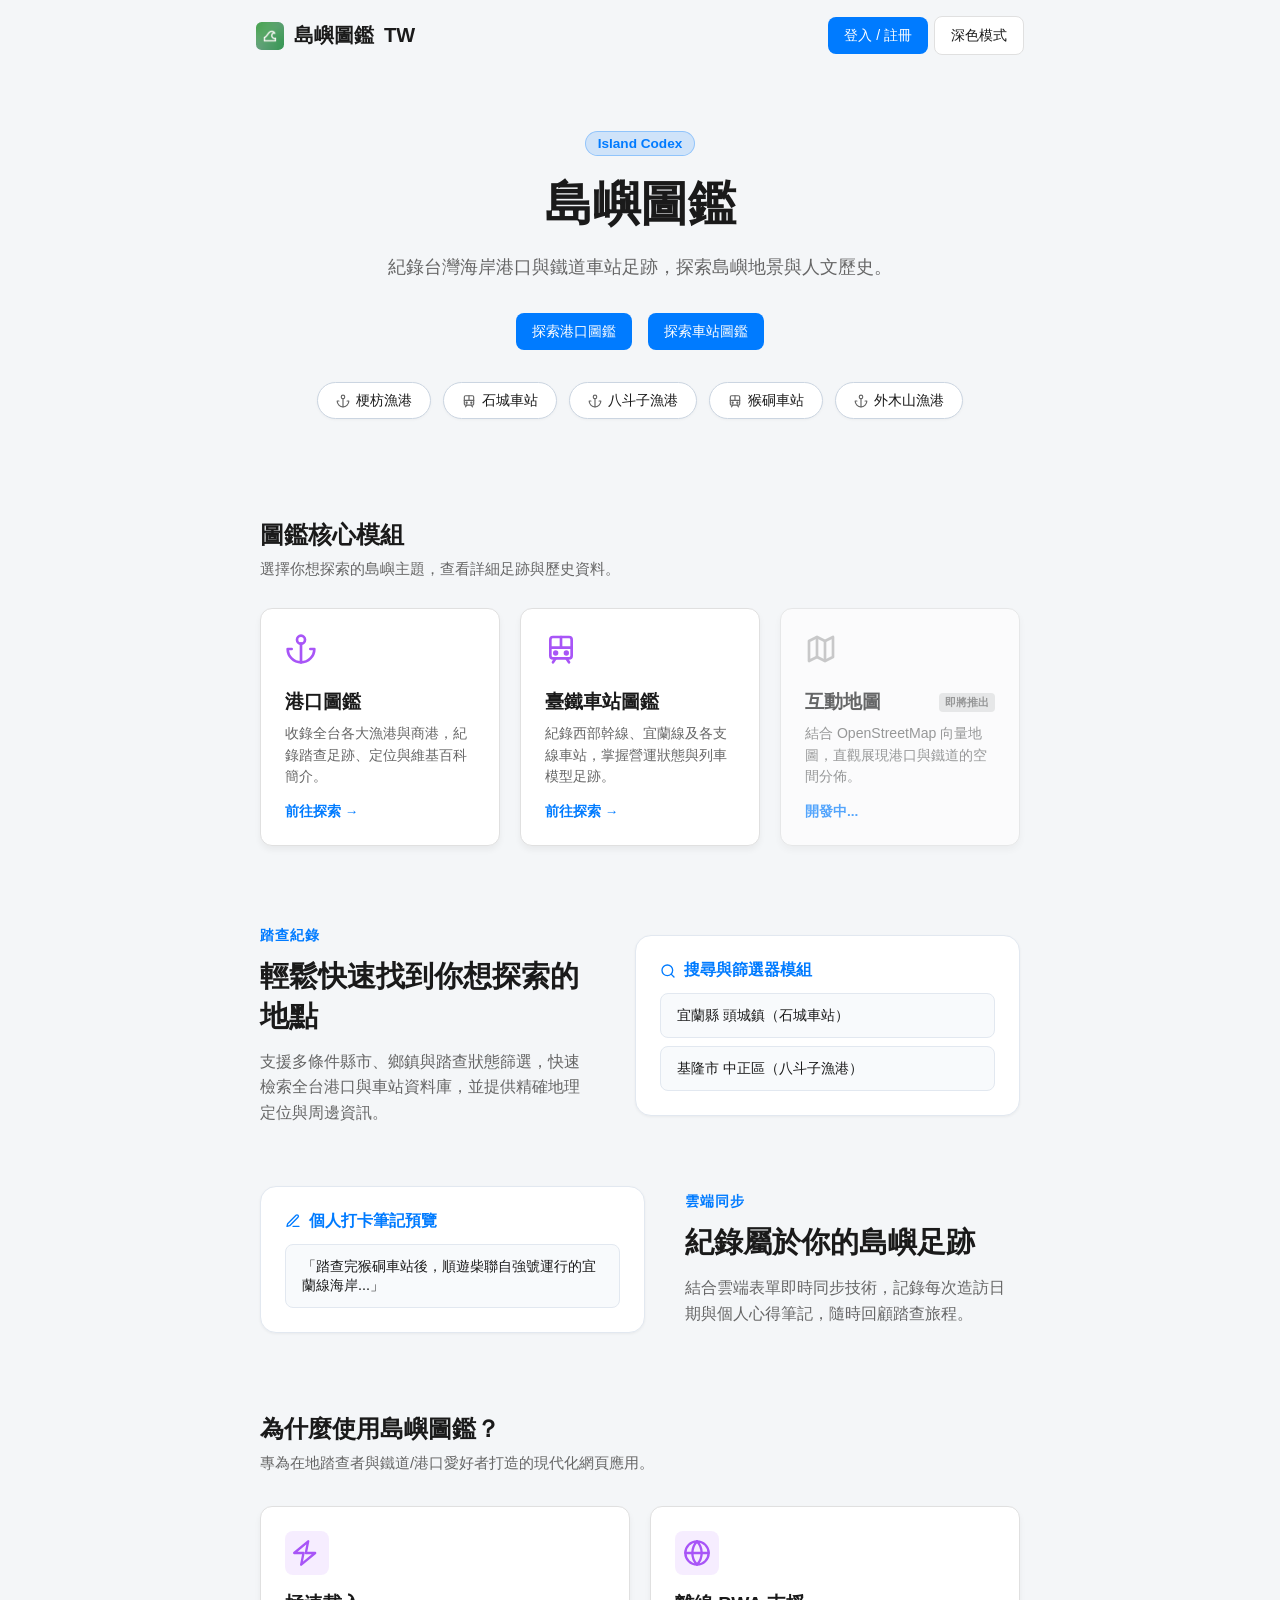
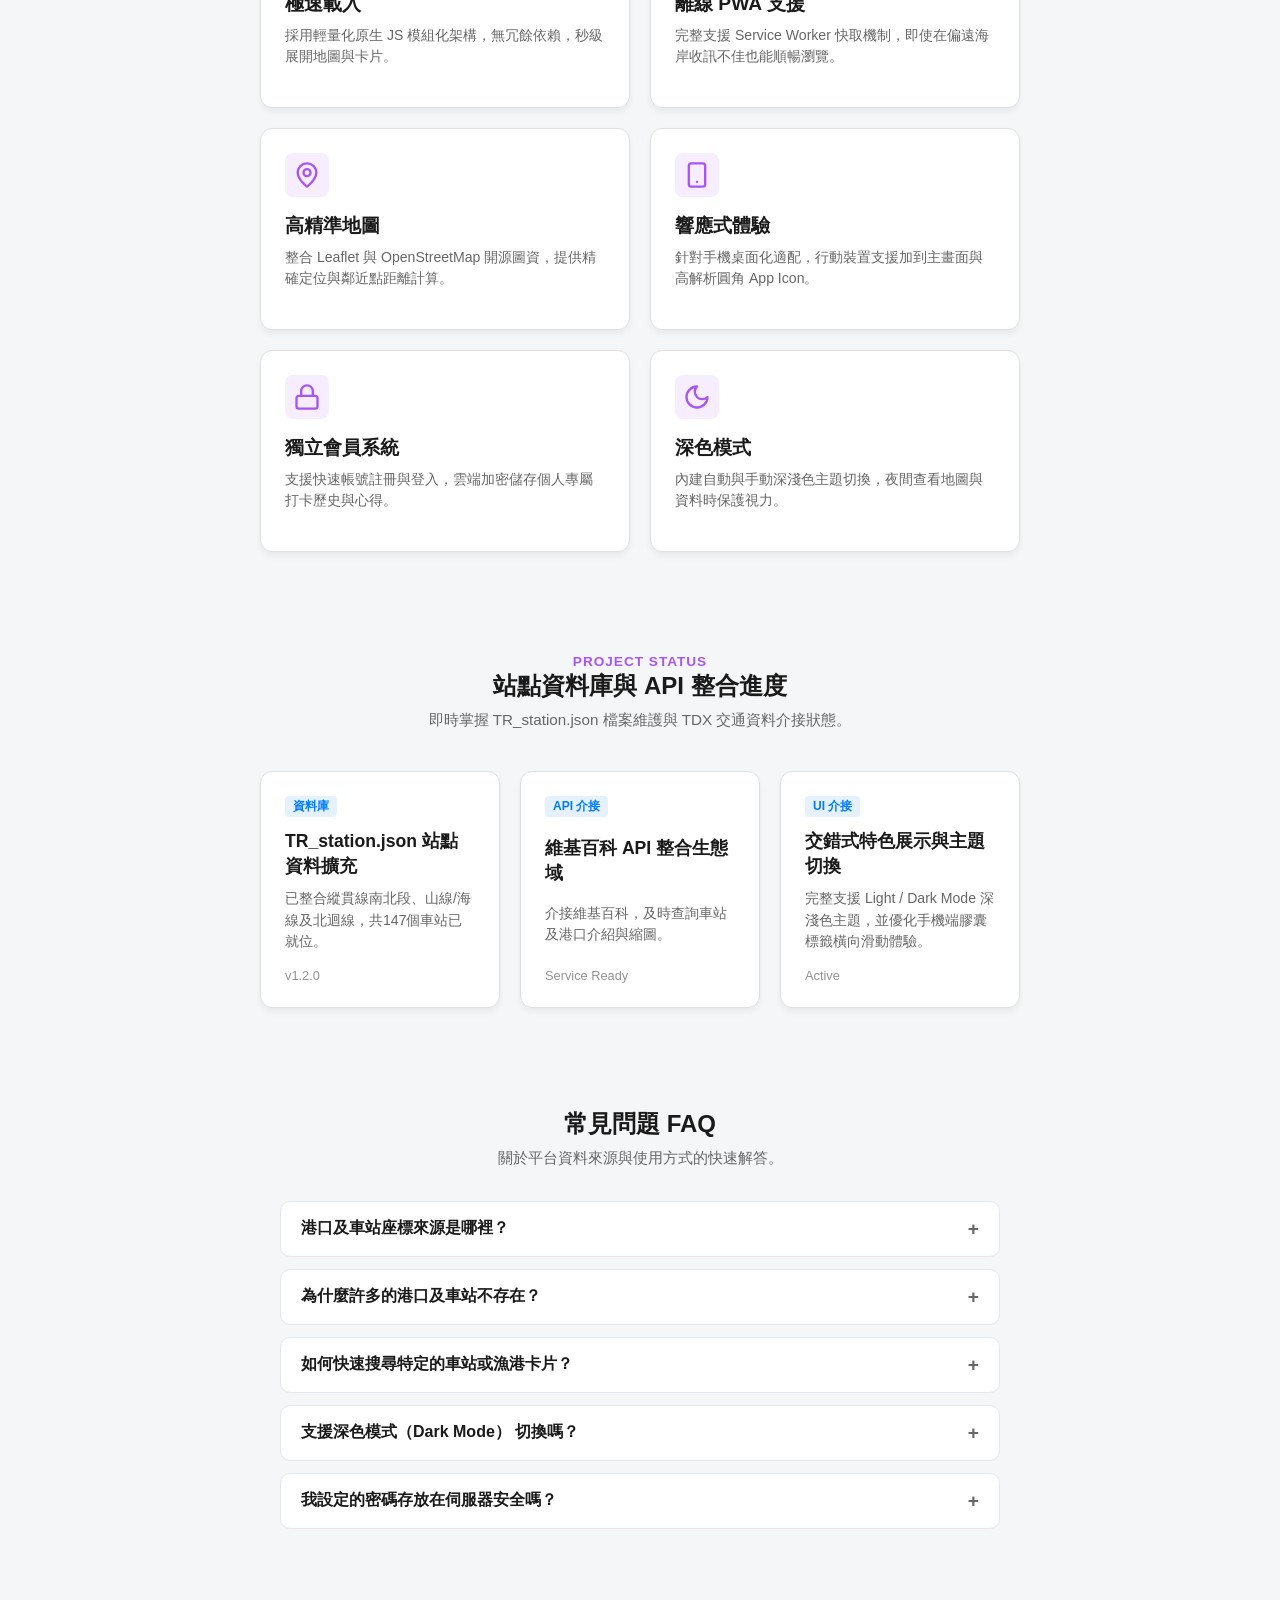
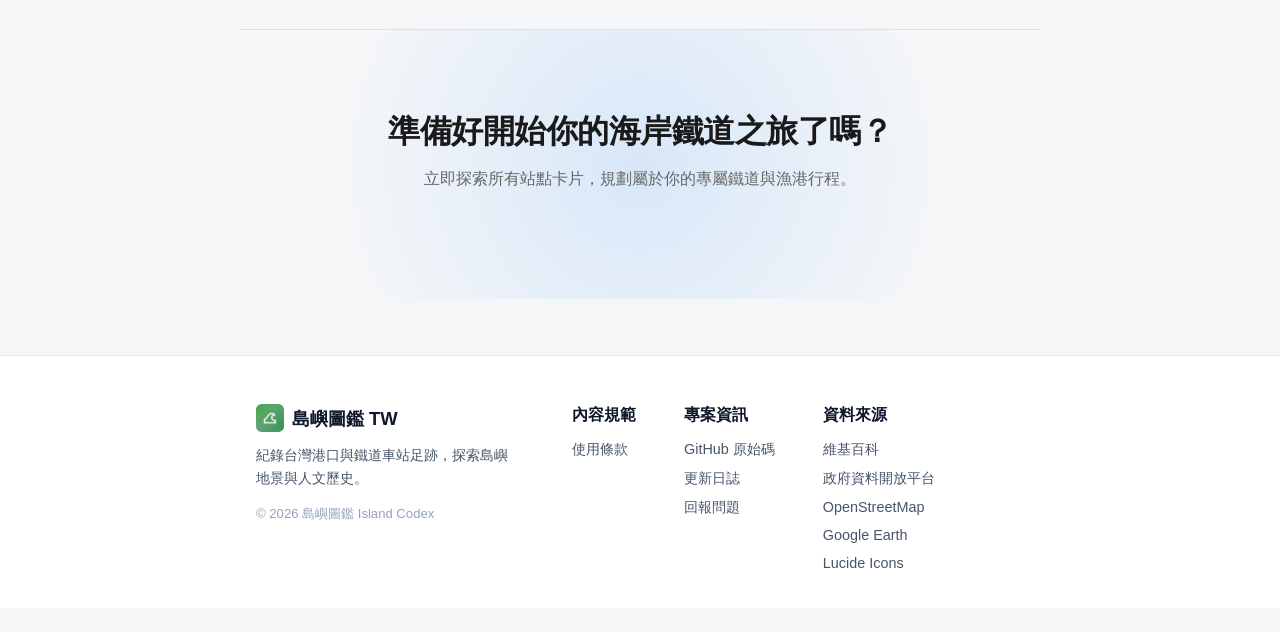
<file: index.html>
<!DOCTYPE html>
<html lang="zh-TW">

<head>
    <meta charset="UTF-8">
    <meta name="viewport" content="width=device-width, initial-scale=1.0, maximum-scale=1.0, user-scalable=no">
    <title>島嶼圖鑑 Island Codex</title>

    <!-- 1. 網頁頁籤圖示 (Favicon) -->
    <link rel="icon" type="image/png" href="images/icon-192.jpg">
    <!-- 2. Apple iOS 裝置主畫面圖示 -->
    <link rel="apple-touch-icon" href="images/icon-192.jpg">

    <!-- 全域 CSS 樣式 -->
    <link rel="stylesheet" href="css/main.css">
    <link rel="stylesheet" href="css/components.css">
    <link rel="stylesheet" href="css/home.css">

    <!-- 引入 PWA Manifest -->
    <link rel="manifest" href="manifest.json">
    <meta name="theme-color" content="#007bff">

    <!-- iOS (Safari) 專用設定 -->
    <meta name="apple-mobile-web-app-capable" content="yes">
    <meta name="apple-mobile-web-app-status-bar-style" content="black-translucent">
    <meta name="apple-mobile-web-app-title" content="島嶼圖鑑">
</head>

<body>

    <div class="app-container">
        <!-- 獨立頁首 -->
        <div id="header-container"></div>

        <!-- 主要內容區 -->
        <main class="home-main">
            <!-- 1. Hero 區塊 -->
            <section class="hero-section">
                <div class="hero-content">
                    <div class="hero-badge">Island Codex</div>
                    <h1 class="hero-title">島嶼圖鑑</h1>
                    <p class="hero-subtitle">紀錄台灣海岸港口與鐵道車站足跡，探索島嶼地景與人文歷史。</p>

                    <div class="hero-actions">
                        <a href="html/ports.html" class="btn btn-primary">探索港口圖鑑</a>
                        <a href="html/TR_stations.html" class="btn btn-primary">探索車站圖鑑</a>
                    </div>
                </div>

                <!-- 頂部滑動標籤 -->
                <div class="hero-carousel-tags">
                    <div class="tag-card">
                        <svg class="tag-icon" xmlns="http://www.w3.org/2000/svg" width="14" height="14"
                            viewBox="0 0 24 24" fill="none" stroke="currentColor" stroke-width="2"
                            stroke-linecap="round" stroke-linejoin="round">
                            <circle cx="12" cy="5" r="3" />
                            <path d="M12 22V8" />
                            <path d="M5 12H2a10 10 0 0 0 20 0h-3" />
                        </svg>
                        梗枋漁港
                    </div>
                    <div class="tag-card">
                        <svg class="tag-icon" xmlns="http://www.w3.org/2000/svg" width="14" height="14"
                            viewBox="0 0 24 24" fill="none" stroke="currentColor" stroke-width="2"
                            stroke-linecap="round" stroke-linejoin="round">
                            <rect width="16" height="16" x="4" y="3" rx="2" />
                            <path d="M4 11h16" />
                            <path d="M12 3v8" />
                            <path d="m8 19-2 3" />
                            <path d="m18 22-2-3" />
                            <circle cx="8" cy="15" r="1" />
                            <circle cx="16" cy="15" r="1" />
                        </svg>
                        石城車站
                    </div>
                    <div class="tag-card">
                        <svg class="tag-icon" xmlns="http://www.w3.org/2000/svg" width="14" height="14"
                            viewBox="0 0 24 24" fill="none" stroke="currentColor" stroke-width="2"
                            stroke-linecap="round" stroke-linejoin="round">
                            <circle cx="12" cy="5" r="3" />
                            <path d="M12 22V8" />
                            <path d="M5 12H2a10 10 0 0 0 20 0h-3" />
                        </svg>
                        八斗子漁港
                    </div>
                    <div class="tag-card">
                        <svg class="tag-icon" xmlns="http://www.w3.org/2000/svg" width="14" height="14"
                            viewBox="0 0 24 24" fill="none" stroke="currentColor" stroke-width="2"
                            stroke-linecap="round" stroke-linejoin="round">
                            <rect width="16" height="16" x="4" y="3" rx="2" />
                            <path d="M4 11h16" />
                            <path d="M12 3v8" />
                            <path d="m8 19-2 3" />
                            <path d="m18 22-2-3" />
                            <circle cx="8" cy="15" r="1" />
                            <circle cx="16" cy="15" r="1" />
                        </svg>
                        猴硐車站
                    </div>
                    <div class="tag-card">
                        <svg class="tag-icon" xmlns="http://www.w3.org/2000/svg" width="14" height="14"
                            viewBox="0 0 24 24" fill="none" stroke="currentColor" stroke-width="2"
                            stroke-linecap="round" stroke-linejoin="round">
                            <circle cx="12" cy="5" r="3" />
                            <path d="M12 22V8" />
                            <path d="M5 12H2a10 10 0 0 0 20 0h-3" />
                        </svg>
                        外木山漁港
                    </div>
                </div>
            </section>

            <!-- 2. 圖鑑核心模組 -->
            <section class="home-section">
                <h2 class="section-title">圖鑑核心模組</h2>
                <p class="section-desc">選擇你想探索的島嶼主題，查看詳細足跡與歷史資料。</p>

                <div class="feature-grid">
                    <a href="html/ports.html" class="feature-card">
                        <div class="card-icon icon-purple">
                            <svg xmlns="http://www.w3.org/2000/svg" width="32" height="32" viewBox="0 0 24 24"
                                fill="none" stroke="currentColor" stroke-width="2" stroke-linecap="round"
                                stroke-linejoin="round">
                                <circle cx="12" cy="5" r="3" />
                                <path d="M12 22V8" />
                                <path d="M5 12H2a10 10 0 0 0 20 0h-3" />
                            </svg>
                        </div>
                        <div class="card-body">
                            <h3>港口圖鑑</h3>
                            <p>收錄全台各大漁港與商港，紀錄踏查足跡、定位與維基百科簡介。</p>
                            <span class="card-link">前往探索 &rarr;</span>
                        </div>
                    </a>

                    <a href="html/TR_stations.html" class="feature-card">
                        <div class="card-icon icon-purple">
                            <svg xmlns="http://www.w3.org/2000/svg" width="32" height="32" viewBox="0 0 24 24"
                                fill="none" stroke="currentColor" stroke-width="2" stroke-linecap="round"
                                stroke-linejoin="round">
                                <rect width="16" height="16" x="4" y="3" rx="2" />
                                <path d="M4 11h16" />
                                <path d="M12 3v8" />
                                <path d="m8 19-2 3" />
                                <path d="m18 22-2-3" />
                                <circle cx="8" cy="15" r="1" />
                                <circle cx="16" cy="15" r="1" />
                            </svg>
                        </div>
                        <div class="card-body">
                            <h3>臺鐵車站圖鑑</h3>
                            <p>紀錄西部幹線、宜蘭線及各支線車站，掌握營運狀態與列車模型足跡。</p>
                            <span class="card-link">前往探索 &rarr;</span>
                        </div>
                    </a>

                    <a href="javascript:void(0)" class="feature-card disabled">
                        <div class="card-icon icon-muted">
                            <svg xmlns="http://www.w3.org/2000/svg" width="32" height="32" viewBox="0 0 24 24"
                                fill="none" stroke="currentColor" stroke-width="2" stroke-linecap="round"
                                stroke-linejoin="round">
                                <polygon points="3 6 9 3 15 6 21 3 21 18 15 21 9 18 3 21" />
                                <line x1="9" x2="9" y1="3" y2="18" />
                                <line x1="15" x2="15" y1="6" y2="21" />
                            </svg>
                        </div>
                        <div class="card-body">
                            <h3>互動地圖 <span class="badge-tag">即將推出</span></h3>
                            <p>結合 OpenStreetMap 向量地圖，直觀展現港口與鐵道的空間分佈。</p>
                            <span class="card-link">開發中...</span>
                        </div>
                    </a>
                </div>
            </section>

            <!-- 3. 特色展示區 (Feature Rows) -->
            <section class="home-section feature-rows-section">
                <div class="feature-row">
                    <div class="feature-text">
                        <span class="feature-badge">踏查紀錄</span>
                        <h2>輕鬆快速找到你想探索的地點</h2>
                        <p>支援多條件縣市、鄉鎮與踏查狀態篩選，快速檢索全台港口與車站資料庫，並提供精確地理定位與周邊資訊。</p>
                    </div>
                    <div class="feature-preview-box">
                        <div class="preview-mockup">
                            <div class="mockup-header">
                                <svg xmlns="http://www.w3.org/2000/svg" width="16" height="16" viewBox="0 0 24 24"
                                    fill="none" stroke="currentColor" stroke-width="2" stroke-linecap="round"
                                    stroke-linejoin="round">
                                    <circle cx="11" cy="11" r="8" />
                                    <path d="m21 21-4.3-4.3" />
                                </svg>
                                搜尋與篩選器模組
                            </div>
                            <div class="mockup-body">
                                <div class="mockup-item">宜蘭縣 頭城鎮（石城車站）</div>
                                <div class="mockup-item">基隆市 中正區（八斗子漁港）</div>
                            </div>
                        </div>
                    </div>
                </div>

                <div class="feature-row reverse">
                    <div class="feature-text">
                        <span class="feature-badge">雲端同步</span>
                        <h2>紀錄屬於你的島嶼足跡</h2>
                        <p>結合雲端表單即時同步技術，記錄每次造訪日期與個人心得筆記，隨時回顧踏查旅程。</p>
                    </div>
                    <div class="feature-preview-box">
                        <div class="preview-mockup">
                            <div class="mockup-header">
                                <svg xmlns="http://www.w3.org/2000/svg" width="16" height="16" viewBox="0 0 24 24"
                                    fill="none" stroke="currentColor" stroke-width="2" stroke-linecap="round"
                                    stroke-linejoin="round">
                                    <path d="M12 20h9" />
                                    <path d="M16.5 3.5a2.12 2.12 0 0 1 3 3L7 19l-4 1 1-4Z" />
                                </svg>
                                個人打卡筆記預覽
                            </div>
                            <div class="mockup-body">
                                <div class="mockup-card">「踏查完猴硐車站後，順遊柴聯自強號運行的宜蘭線海岸...」</div>
                            </div>
                        </div>
                    </div>
                </div>
            </section>

            <!-- 4. 6 大優勢 Grid -->
            <section class="home-section highlights-section">
                <h2 class="section-title">為什麼使用島嶼圖鑑？</h2>
                <p class="section-desc">專為在地踏查者與鐵道/港口愛好者打造的現代化網頁應用。</p>

                <div class="highlights-grid">
                    <div class="highlight-card">
                        <div class="hl-icon">
                            <svg xmlns="http://www.w3.org/2000/svg" width="28" height="28" viewBox="0 0 24 24"
                                fill="none" stroke="currentColor" stroke-width="2" stroke-linecap="round"
                                stroke-linejoin="round">
                                <path d="m13 2-2 10h8L7 22l2-10H1z" />
                            </svg>
                        </div>
                        <h3>極速載入</h3>
                        <p>採用輕量化原生 JS 模組化架構，無冗餘依賴，秒級展開地圖與卡片。</p>
                    </div>
                    <div class="highlight-card">
                        <div class="hl-icon">
                            <svg xmlns="http://www.w3.org/2000/svg" width="28" height="28" viewBox="0 0 24 24"
                                fill="none" stroke="currentColor" stroke-width="2" stroke-linecap="round"
                                stroke-linejoin="round">
                                <circle cx="12" cy="12" r="10" />
                                <path d="M12 2a14.5 14.5 0 0 0 0 20 14.5 14.5 0 0 0 0-20" />
                                <path d="M2 12h20" />
                            </svg>
                        </div>
                        <h3>離線 PWA 支援</h3>
                        <p>完整支援 Service Worker 快取機制，即使在偏遠海岸收訊不佳也能順暢瀏覽。</p>
                    </div>
                    <div class="highlight-card">
                        <div class="hl-icon">
                            <svg xmlns="http://www.w3.org/2000/svg" width="28" height="28" viewBox="0 0 24 24"
                                fill="none" stroke="currentColor" stroke-width="2" stroke-linecap="round"
                                stroke-linejoin="round">
                                <path d="M20 10c0 6-8 12-8 12s-8-6-8-12a8 8 0 0 1 16 0Z" />
                                <circle cx="12" cy="10" r="3" />
                            </svg>
                        </div>
                        <h3>高精準地圖</h3>
                        <p>整合 Leaflet 與 OpenStreetMap 開源圖資，提供精確定位與鄰近點距離計算。</p>
                    </div>
                    <div class="highlight-card">
                        <div class="hl-icon">
                            <svg xmlns="http://www.w3.org/2000/svg" width="28" height="28" viewBox="0 0 24 24"
                                fill="none" stroke="currentColor" stroke-width="2" stroke-linecap="round"
                                stroke-linejoin="round">
                                <rect width="14" height="20" x="5" y="2" rx="2" ry="2" />
                                <path d="M12 18h.01" />
                            </svg>
                        </div>
                        <h3>響應式體驗</h3>
                        <p>針對手機桌面化適配，行動裝置支援加到主畫面與高解析圓角 App Icon。</p>
                    </div>
                    <div class="highlight-card">
                        <div class="hl-icon">
                            <svg xmlns="http://www.w3.org/2000/svg" width="28" height="28" viewBox="0 0 24 24"
                                fill="none" stroke="currentColor" stroke-width="2" stroke-linecap="round"
                                stroke-linejoin="round">
                                <rect width="18" height="11" x="3" y="11" rx="2" ry="2" />
                                <path d="M7 11V7a5 5 0 0 1 10 0v4" />
                            </svg>
                        </div>
                        <h3>獨立會員系統</h3>
                        <p>支援快速帳號註冊與登入，雲端加密儲存個人專屬打卡歷史與心得。</p>
                    </div>
                    <div class="highlight-card">
                        <div class="hl-icon">
                            <svg xmlns="http://www.w3.org/2000/svg" width="28" height="28" viewBox="0 0 24 24"
                                fill="none" stroke="currentColor" stroke-width="2" stroke-linecap="round"
                                stroke-linejoin="round">
                                <path d="M12 3a6 6 0 0 0 9 9 9 9 0 1 1-9-9Z" />
                            </svg>
                        </div>
                        <h3>深色模式</h3>
                        <p>內建自動與手動深淺色主題切換，夜間查看地圖與資料時保護視力。</p>
                    </div>
                </div>
            </section>

            <!-- 5. 最新動態 / 專案狀態 (Real Project Status) -->
            <section class="home-section news-section">
                <div class="news-header">
                    <span class="news-badge">Project Status</span>
                    <h2 class="section-title">站點資料庫與 API 整合進度</h2>
                    <p class="section-desc">即時掌握 TR_station.json 檔案維護與 TDX 交通資料介接狀態。</p>
                </div>
                <div class="news-grid">
                    <article class="news-card">
                        <div class="news-card-tag">資料庫</div>
                        <h3>TR_station.json 站點資料擴充</h3>
                        <p>已整合縱貫線南北段、山線/海線及北迴線，共147個車站已就位。</p>
                        <span class="news-date">v1.2.0</span>
                    </article>
                    <article class="news-card">
                        <div class="news-card-tag">API 介接</div>
                        <h3>維基百科 API 整合生態域</h3>
                        <p>介接維基百科，及時查詢車站及港口介紹與縮圖。</p>
                        <span class="news-date">Service Ready</span>
                    </article>
                    <article class="news-card">
                        <div class="news-card-tag">UI 介接</div>
                        <h3>交錯式特色展示與主題切換</h3>
                        <p>完整支援 Light / Dark Mode 深淺色主題，並優化手機端膠囊標籤橫向滑動體驗。</p>
                        <span class="news-date">Active</span>
                    </article>
                </div>
            </section>

            <!-- 6. 常見問題手風琴區 (FAQ Section) -->
            <section class="home-section faq-section">
                <h2 class="section-title text-center">常見問題 FAQ</h2>
                <p class="section-desc text-center">關於平台資料來源與使用方式的快速解答。</p>

                <div class="faq-list">

                    <details class="faq-item">
                        <summary class="faq-question">港口及車站座標來源是哪裡？</summary>
                        <div class="faq-answer">
                            <p>本平台所有資料座標由人工輸入，並搭配網路上現有資料進行人工審核後上傳。</p>
                        </div>
                    </details>

                    <details class="faq-item">
                        <summary class="faq-question">為什麼許多的港口及車站不存在？</summary>
                        <div class="faq-answer">
                            <p>所有座標正在加速製作並上傳，未來將會補齊所有車站及港口的座標。</p>
                        </div>
                    </details>

                    <details class="faq-item">
                        <summary class="faq-question">如何快速搜尋特定的車站或漁港卡片？</summary>
                        <div class="faq-answer">
                            <p>點擊頂部導覽列的搜尋框即可使用關鍵字搜尋，或直接下拉篩選器，篩選縣市及鄉鎮市。</p>
                        </div>
                    </details>

                    <details class="faq-item">
                        <summary class="faq-question">支援深色模式（Dark Mode） 切換嗎？</summary>
                        <div class="faq-answer">
                            <p>是的，點擊右上角的主題切換按鈕即可隨時切換亮色與深色質感介面。</p>
                        </div>
                    </details>

                    <details class="faq-item">
                        <summary class="faq-question">我設定的密碼存放在伺服器安全嗎？</summary>
                        <div class="faq-answer">
                            <p>答案是否定的，目前伺服器尚未建立加密系統，工程師正在加快建設腳步，保障您的帳戶安全。</p>
                        </div>
                    </details>

                </div>
            </section>

            <!-- 7. 頁尾前的 Call to Action (CTA 區塊) -->
            <section class="cta-banner-section">
                <div class="cta-banner-content">
                    <h2>準備好開始你的海岸鐵道之旅了嗎？</h2>
                    <p>立即探索所有站點卡片，規劃屬於你的專屬鐵道與漁港行程。</p>
                </div>
            </section>
        </main>

        <!-- 獨立頁尾 -->
        <div id="footer-container"></div>
    </div>

    <!-- 全域與元件腳本 -->
    <script src="js/config.js"></script>
    <script src="js/theme.js"></script>
    <script src="js/auth.js"></script>
    <script src="js/components.js"></script>

    <!-- PWA Service Worker 註冊 -->
    <script>
        if ('serviceWorker' in navigator) {
            window.addEventListener('load', () => {
                navigator.serviceWorker.register('./sw.js')
                    .then(reg => console.log('Service Worker 註冊成功！', reg))
                    .catch(err => console.error('Service Worker 註冊失敗：', err));
            });
        }
    </script>

    <!-- 動態生成 25% 圓角 Favicon -->
    <script>
        function setRoundedFavicon(iconUrl, borderRadiusRatio = 0.25) {
            const img = new Image();
            img.crossOrigin = 'Anonymous';
            img.src = iconUrl;
            img.onload = () => {
                const canvas = document.createElement('canvas');
                const size = img.width || 128;
                canvas.width = size;
                canvas.height = size;
                const ctx = canvas.getContext('2d');
                const radius = size * borderRadiusRatio;

                ctx.beginPath();
                ctx.moveTo(radius, 0);
                ctx.arcTo(size, 0, size, size, radius);
                ctx.arcTo(size, size, 0, size, radius);
                ctx.arcTo(0, size, 0, 0, radius);
                ctx.arcTo(0, 0, size, 0, radius);
                ctx.closePath();
                ctx.clip();
                ctx.drawImage(img, 0, 0, size, size);

                let link = document.querySelector("link[rel*='icon']");
                if (!link) {
                    link = document.createElement('link');
                    link.rel = 'icon';
                    document.head.appendChild(link);
                }
                link.type = 'image/png';
                link.href = canvas.toDataURL('image/png');
            };
        }
        setRoundedFavicon('images/icon-192.jpg', 0.25);
    </script>
</body>

</html>
</file>
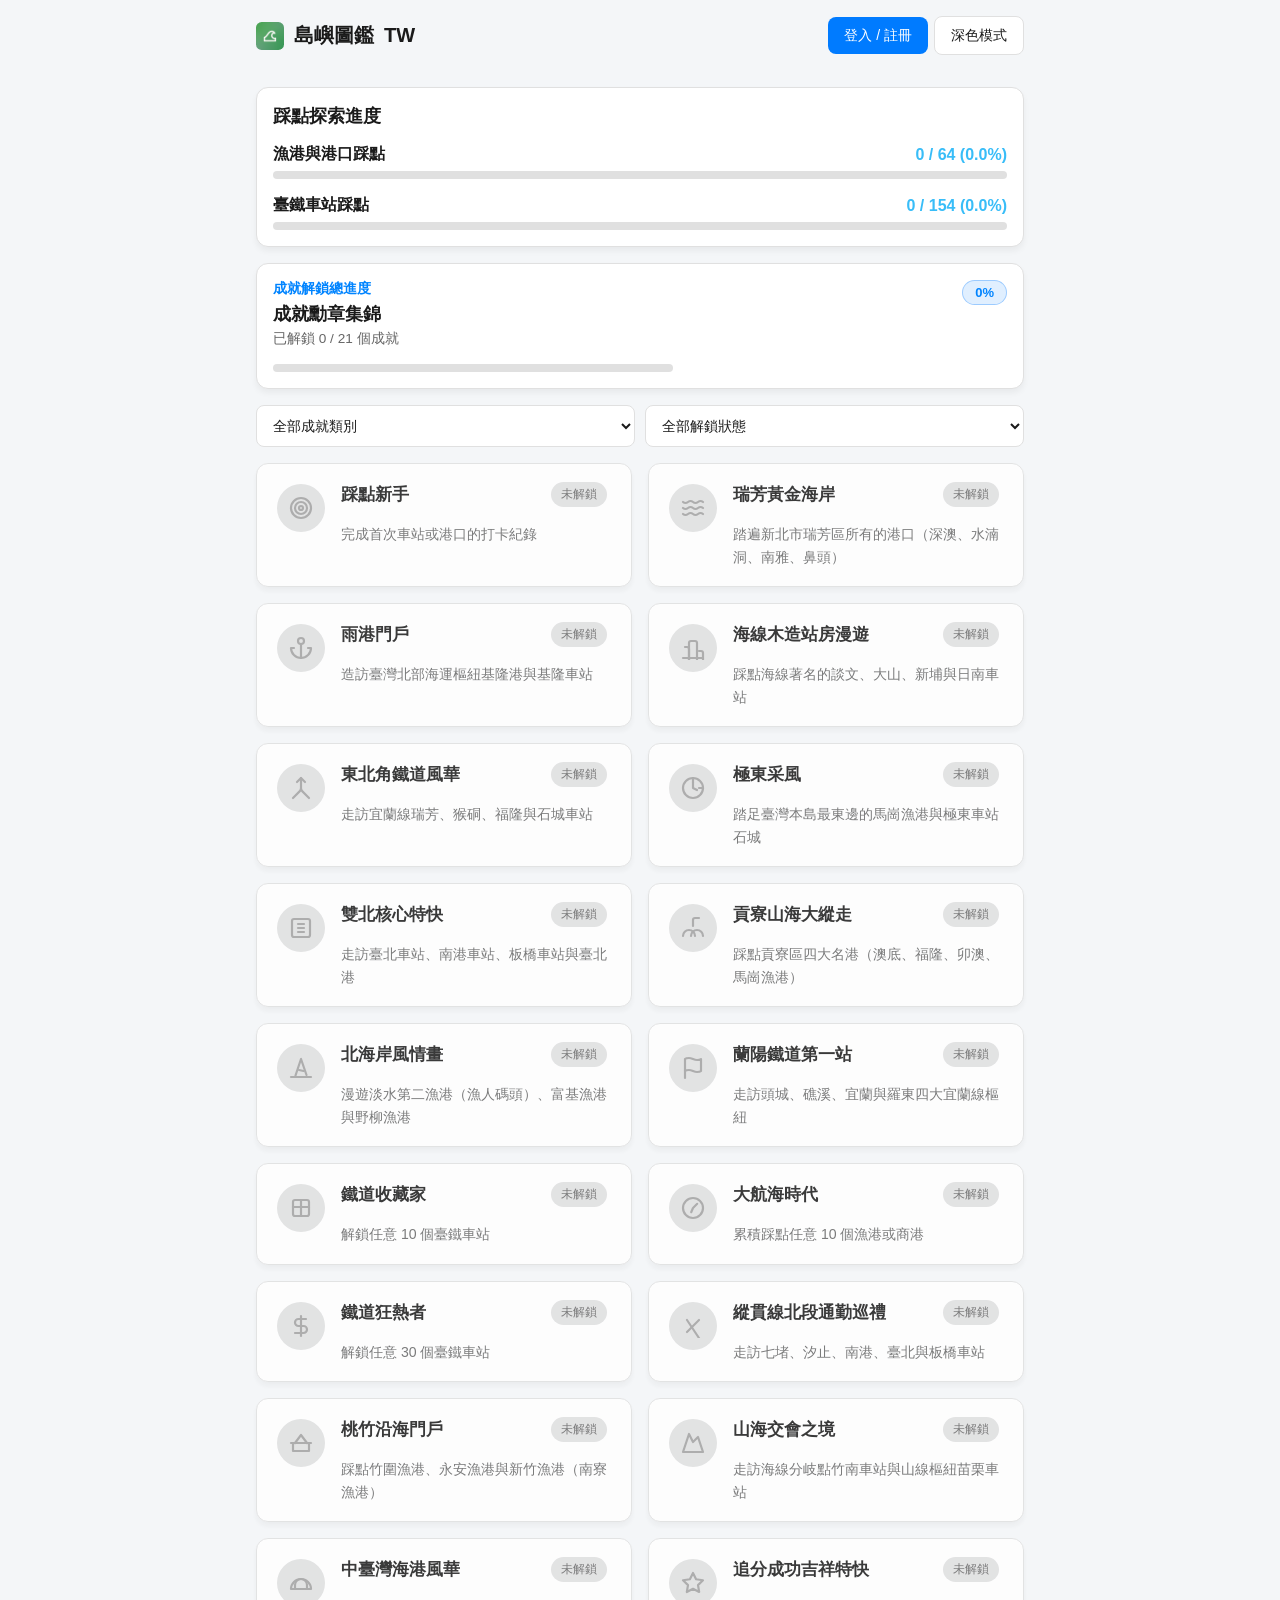
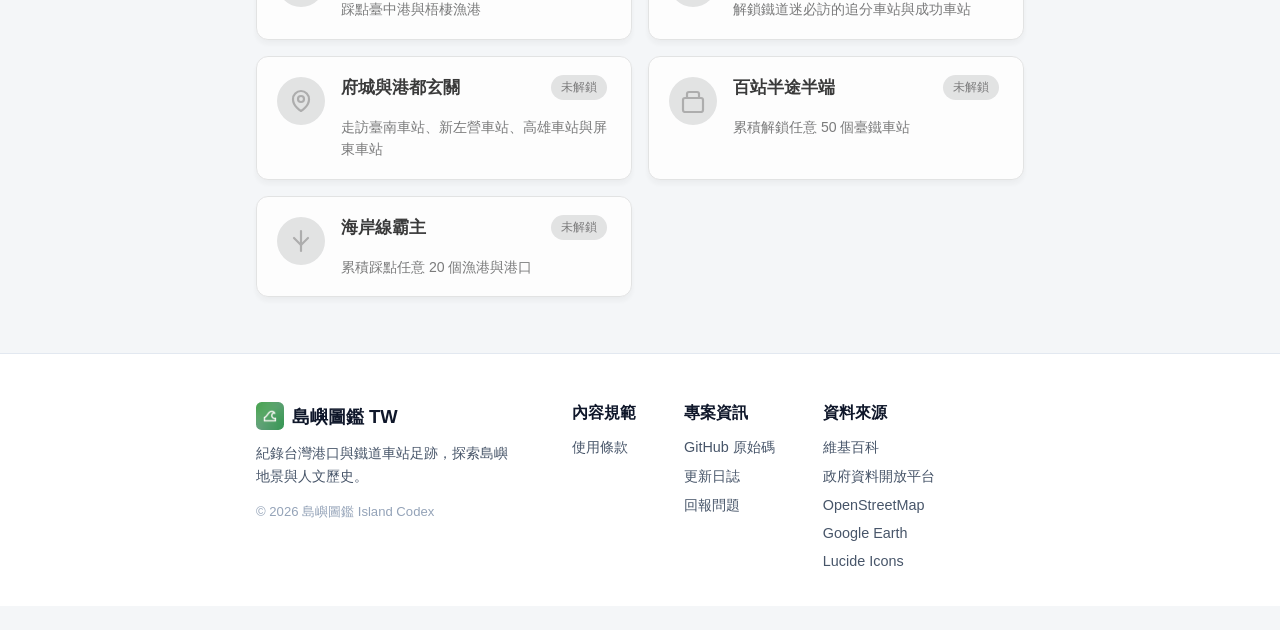
<file: html/dashboard.html>
<!DOCTYPE html>
<html lang="zh-TW">

<head>
    <meta charset="UTF-8">
    <meta name="viewport" content="width=device-width, initial-scale=1.0, maximum-scale=1.0, user-scalable=no">
    <title>統計與成就</title>

    <!-- 1. 網頁頁籤圖示 (Favicon) -->
    <link rel="icon" type="image/png" href="../images/icon-192.jpg">
    <!-- 2. Apple iOS 裝置主畫面圖示 -->
    <link rel="apple-touch-icon" href="../images/icon-192.jpg">

    <!-- 全域與元件 CSS 樣式 -->
    <link rel="stylesheet" href="../css/main.css">
    <link rel="stylesheet" href="../css/components.css">
    <link rel="stylesheet" href="../css/dashboard.css">

    <!-- 引入 PWA Manifest -->
    <link rel="manifest" href="../manifest.json">
    <meta name="theme-color" content="#007bff">

    <!-- iOS (Safari) 專用設定 -->
    <meta name="apple-mobile-web-app-capable" content="yes">
    <meta name="apple-mobile-web-app-status-bar-style" content="black-translucent">
    <meta name="apple-mobile-web-app-title" content="島嶼圖鑑">
</head>

<body>

    <div class="app-container">
        <!-- 獨立頁首 (由 components.js 動態渲染) -->
        <div id="header-container"></div>

        <!-- 主要內容區 -->
        <main>
            <!-- 全域資料載入進度條容器 (精準對齊主頁置中短進度條) -->
            <div id="loading-progress-container" class="loading-progress-container" style="display: none; max-width: 380px; margin: 0 auto 16px auto; text-align: center;">
                <p id="progress-text" class="progress-text" style="margin-bottom: 6px;">資料載入中... (0%)</p>
                <div class="progress-bar-bg">
                    <div id="progress-bar-fill" class="progress-bar-fill" style="width: 0%;"></div>
                </div>
            </div>

            <!-- 1. 港口與車站打卡總進度統計區塊 -->
            <div class="nearest-port-container" style="margin-bottom: 16px;">
                <div class="port-card nearest-port-card">
                    <h3 class="port-title" style="margin-bottom: 16px;">踩點探索進度</h3>
                    
                    <!-- (A) 港口打卡進度 -->
                    <div class="progress-item" style="margin-bottom: 16px;">
                        <div style="display: flex; justify-content: space-between; align-items: center; margin-bottom: 6px;">
                            <span style="font-weight: 600; color: var(--text-primary);">漁港與港口踩點</span>
                            <strong id="port-progress-text" style="color: var(--theme-primary, #38bdf8);">0 / 0 (0.0%)</strong>
                        </div>
                        <div class="progress-bar-bg">
                            <div id="port-progress-fill" class="progress-bar-fill" style="width: 0%;"></div>
                        </div>
                    </div>

                    <!-- (B) 臺鐵車站打卡進度 -->
                    <div class="progress-item">
                        <div style="display: flex; justify-content: space-between; align-items: center; margin-bottom: 6px;">
                            <span style="font-weight: 600; color: var(--text-primary);">臺鐵車站踩點</span>
                            <strong id="station-progress-text" style="color: var(--theme-primary, #38bdf8);">0 / 0 (0.0%)</strong>
                        </div>
                        <div class="progress-bar-bg">
                            <div id="station-progress-fill" class="progress-bar-fill" style="width: 0%;"></div>
                        </div>
                    </div>
                </div>
            </div>

            <!-- 2. 成就解鎖總進度卡片區域 -->
            <div class="nearest-port-container">
                <div class="port-card nearest-port-card">
                    <div class="nearest-card-header">
                        <div class="nearest-badge-group">
                            <span class="nearest-tag">成就解鎖總進度</span>
                            <h3 id="achievement-overall-title" class="port-title">成就勳章集錦</h3>
                            <p id="achievement-stats-desc" class="port-city">已解鎖 0 / 0 個成就</p>
                        </div>
                        <span id="achievement-percent-badge" class="nearest-dist-badge">0%</span>
                    </div>
                    <!-- 成就進度條 -->
                    <div class="progress-wrapper" style="margin: 16px 0 0 0; padding: 0;">
                        <div class="progress-bar-bg">
                            <div id="achievement-progress-fill" class="progress-bar-fill" style="width: 0%;"></div>
                        </div>
                    </div>
                </div>
            </div>

            <!-- 3. 分類篩選與控制區域 -->
            <div class="search-filter-container">
                <div class="filter-controls-group">
                    <select id="categoryFilter" class="filter-control filter-select" onchange="handleCategoryChange()">
                        <option value="all">全部成就類別</option>
                        <option value="beginner">新手入門</option>
                        <option value="region_port">區域港口</option>
                        <option value="line_master">鐵道路線</option>
                        <option value="milestone">數量里程碑</option>
                        <option value="special">特別紀念</option>
                    </select>
                    <select id="statusFilter" class="filter-control filter-select" onchange="handleCategoryChange()">
                        <option value="all">全部解鎖狀態</option>
                        <option value="unlocked">已解鎖</option>
                        <option value="locked">未解鎖</option>
                    </select>
                </div>
            </div>

            <!-- 4. 成就卡片列表區域 -->
            <div id="achievement-list" class="search-filter-container" style="display: grid; gap: 16px;">
                <!-- 動態由 dashboard.js 渲染成就卡片 -->
            </div>
        </main>

        <!-- 獨立頁尾 (由 components.js 動態渲染) -->
        <div id="footer-container"></div>
    </div>

    <!-- 全域與業務邏輯腳本 (上一層 JS 目錄) -->
    <script src="../js/config.js"></script>
    <script src="../js/theme.js"></script>
    <script src="../js/auth.js"></script>
    <script src="../js/components.js"></script>
    <script src="../js/dashboard.js"></script>

    <!-- PWA Service Worker 註冊 -->
    <script>
        if ('serviceWorker' in navigator) {
            window.addEventListener('load', () => {
                navigator.serviceWorker.register('../sw.js')
                    .then(reg => console.log('Service Worker 註冊成功！', reg))
                    .catch(err => console.error('Service Worker 註冊失敗：', err));
            });
        }
    </script>

    <!-- 動態生成 25% 圓角 Favicon -->
    <script>
        function setRoundedFavicon(iconUrl, borderRadiusRatio = 0.25) {
            const img = new Image();
            img.crossOrigin = 'Anonymous';
            img.src = iconUrl;
            img.onload = () => {
                const canvas = document.createElement('canvas');
                const size = img.width || 128;
                canvas.width = size;
                canvas.height = size;
                const ctx = canvas.getContext('2d');

                const radius = size * borderRadiusRatio;

                ctx.beginPath();
                ctx.moveTo(radius, 0);
                ctx.arcTo(size, 0, size, size, radius);
                ctx.arcTo(size, size, 0, size, radius);
                ctx.arcTo(0, size, 0, 0, radius);
                ctx.arcTo(0, 0, size, 0, radius);
                ctx.closePath();
                ctx.clip();

                ctx.drawImage(img, 0, 0, size, size);

                let link = document.querySelector("link[rel*='icon']");
                if (!link) {
                    link = document.createElement('link');
                    link.rel = 'icon';
                    document.head.appendChild(link);
                }
                link.type = 'image/png';
                link.href = canvas.toDataURL('image/png');
            };
        }

        setRoundedFavicon('../images/icon-192.jpg', 0.25);
    </script>
</body>

</html>
</file>
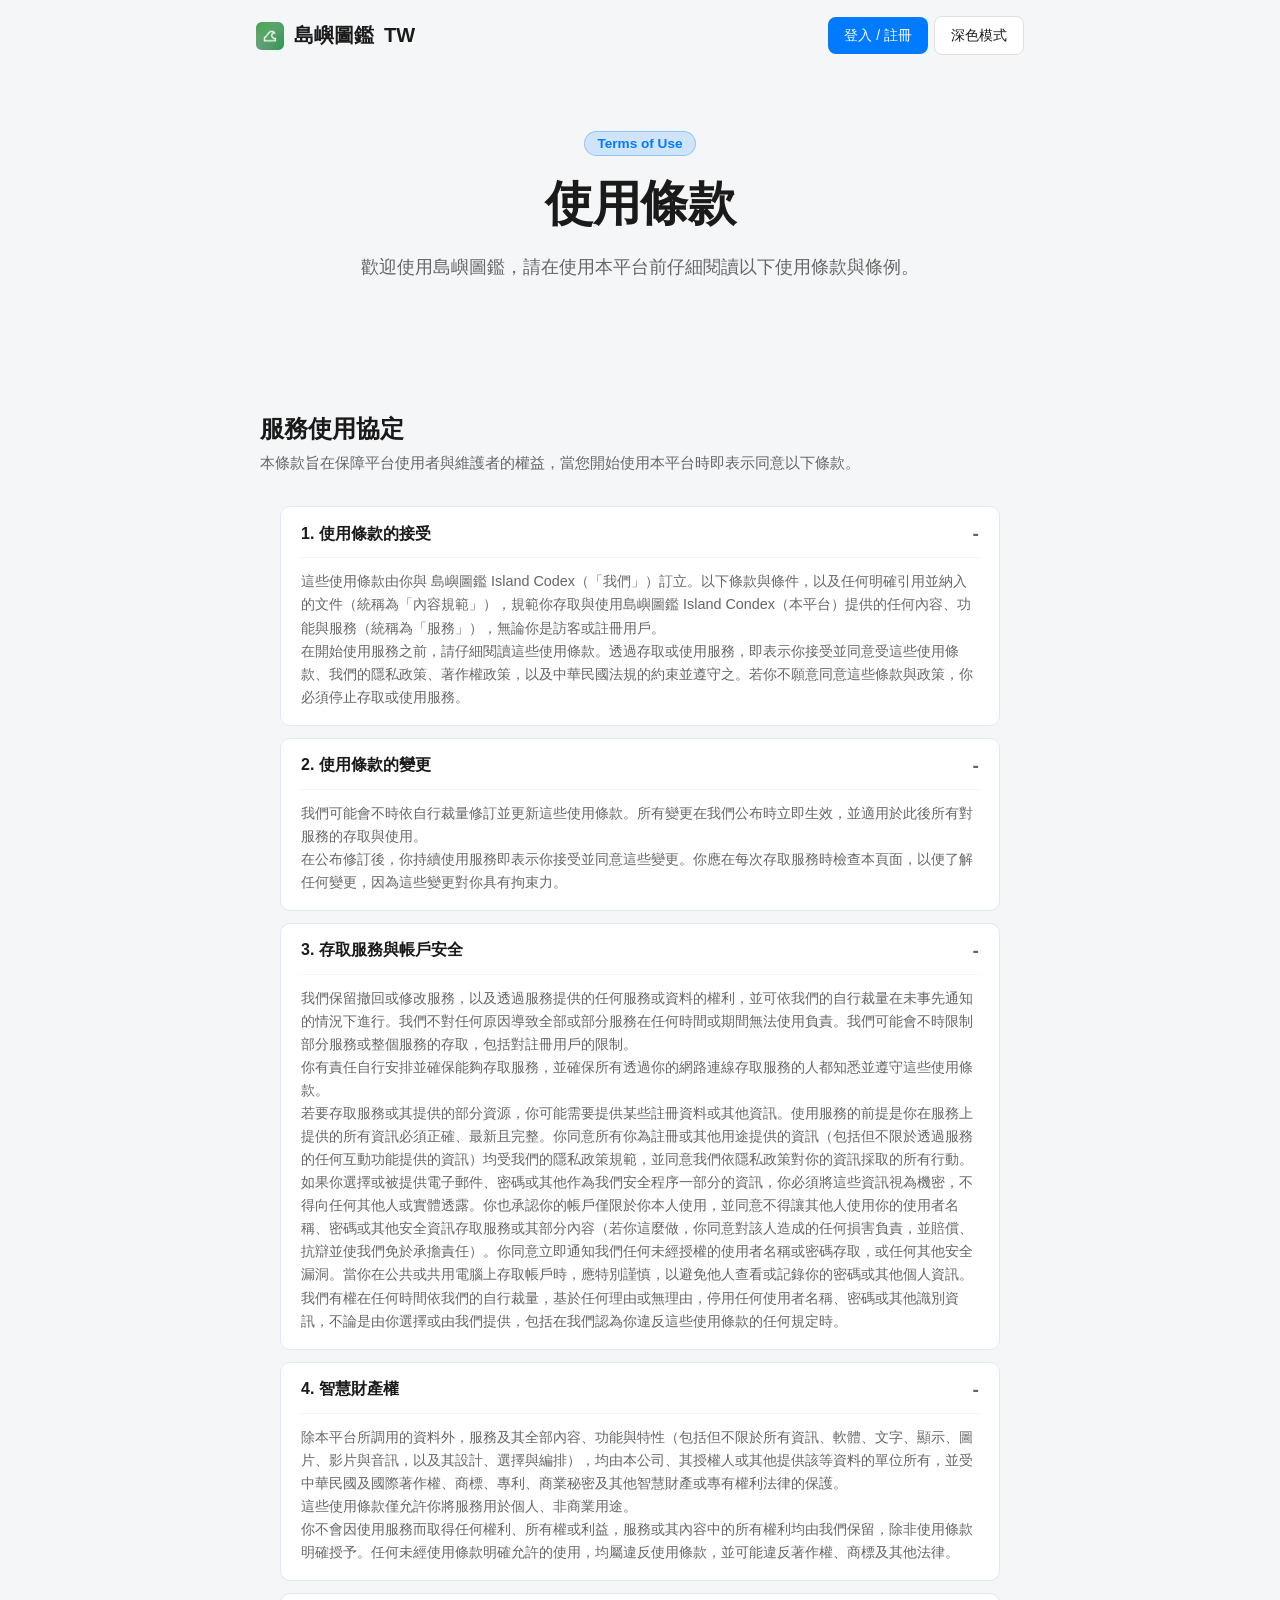
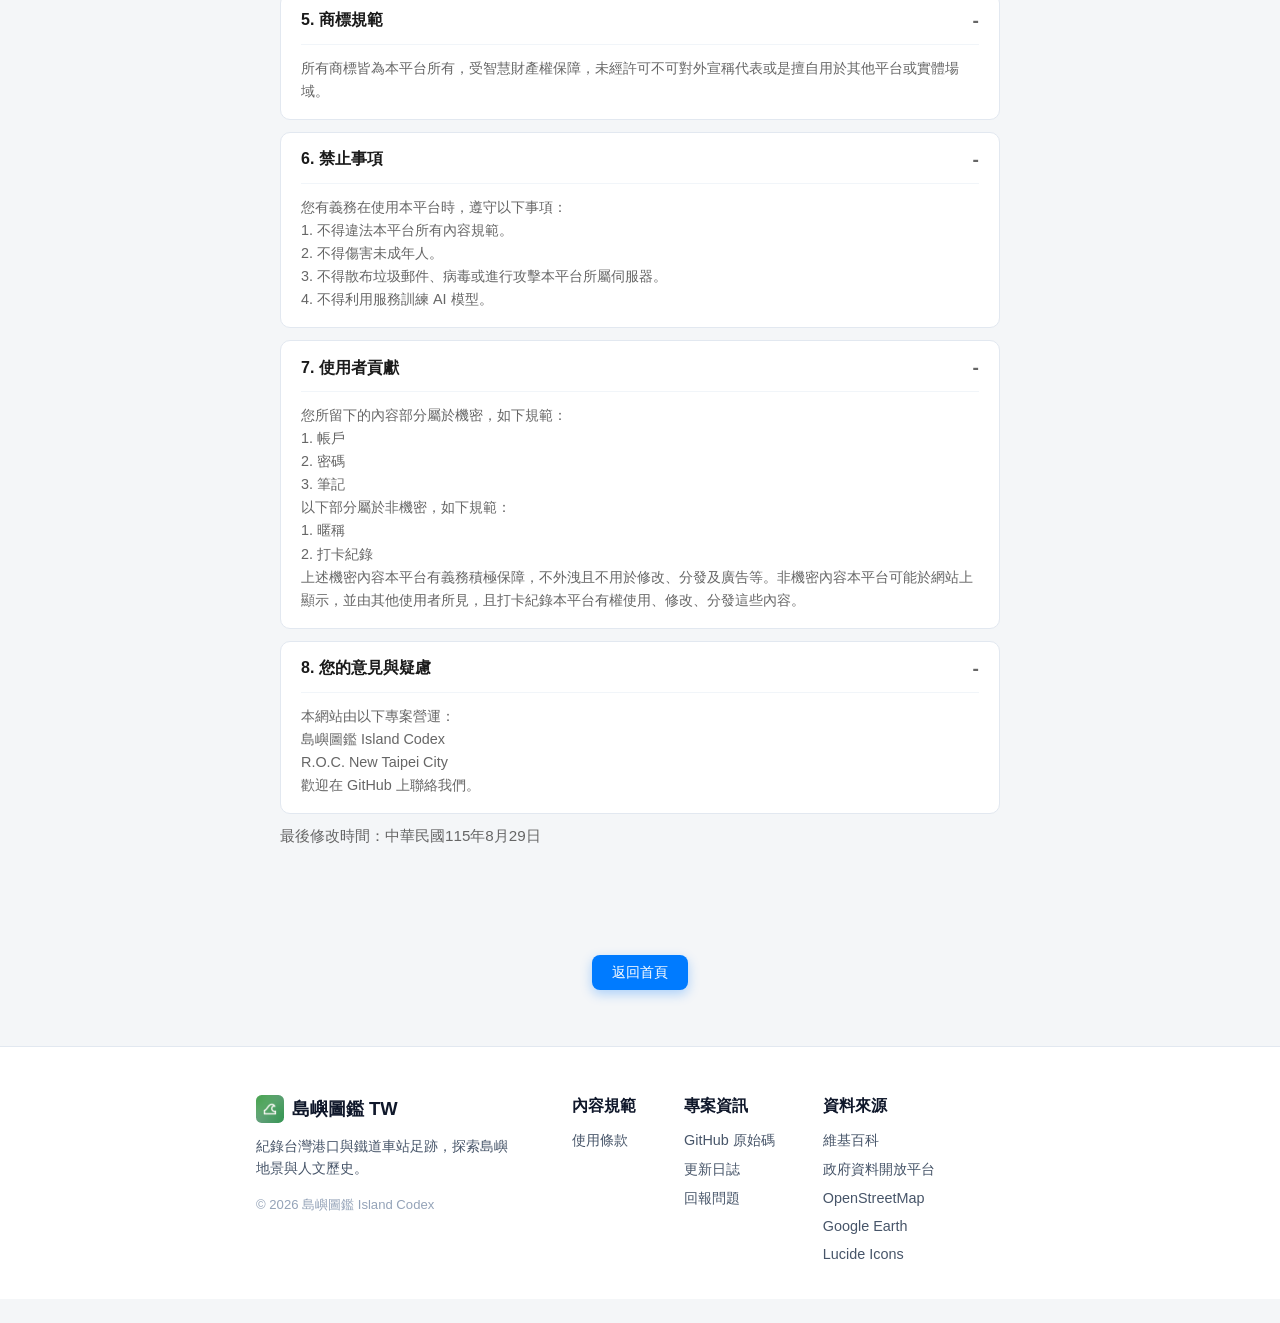
<file: html/terms.html>
<!DOCTYPE html>
<html lang="zh-TW">

<head>
    <meta charset="UTF-8">
    <meta name="viewport" content="width=device-width, initial-scale=1.0, maximum-scale=1.0, user-scalable=no">
    <title>使用條款</title>

    <!-- 1. 網頁頁籤圖示 (Favicon) -->
    <link rel="icon" type="image/png" href="../images/icon-192.jpg">
    <!-- 2. Apple iOS 裝置主畫面圖示 -->
    <link rel="apple-touch-icon" href="../images/icon-192.jpg">

    <!-- 全域 CSS 樣式 -->
    <link rel="stylesheet" href="../css/main.css">
    <link rel="stylesheet" href="../css/components.css">
    <link rel="stylesheet" href="../css/home.css">

    <!-- 引入 PWA Manifest -->
    <link rel="manifest" href="../manifest.json">
    <meta name="theme-color" content="#007bff">

    <!-- iOS (Safari) 專用設定 -->
    <meta name="apple-mobile-web-app-capable" content="yes">
    <meta name="apple-mobile-web-app-status-bar-style" content="black-translucent">
    <meta name="apple-mobile-web-app-title" content="島嶼圖鑑">

    <style>
        /* 隱藏左上角的分類切換按鈕區塊 */
        .category-tabs,
        .tab-buttons,
        .sub-nav {
            display: none !important;
        }

        /* 移除 details 展開時的藍色邊框 */
        .faq-list .faq-item[open] {
            border-color: #e2e8f0 !important;
        }

        /* 若在深色模式下，維持深色邊框 */
        [data-theme="dark"] .faq-list .faq-item[open] {
            border-color: rgba(255, 255, 255, 0.08) !important;
        }

        /* 返回首頁按鈕專用樣式 */
        .btn-back-home {
            display: inline-block;
            background-color: #007bff;
            color: #ffffff;
            padding: 8px 20px;
            font-size: 0.9rem;
            font-weight: 500;
            border-radius: 8px;
            text-decoration: none;
            transition: background-color 0.2s ease, transform 0.1s ease;
            box-shadow: 0 4px 12px rgba(0, 123, 255, 0.3);
            margin-top: 20px;
        }

        .btn-back-home:hover {
            background-color: #0056b3;
        }
    </style>
</head>

<body>

    <div class="app-container">
        <!-- 獨立頁首 -->
        <div id="header-container"></div>

        <!-- 主要內容區 -->
        <main class="home-main">
            <!-- 1. Hero 區塊 -->
            <section class="hero-section">
                <div class="hero-content">
                    <div class="hero-badge">Terms of Use</div>
                    <h1 class="hero-title">使用條款</h1>
                    <p class="hero-subtitle">歡迎使用島嶼圖鑑，請在使用本平台前仔細閱讀以下使用條款與條例。</p>
                </div>
            </section>

            <!-- 2. 使用條款詳細內容模組 -->
            <section class="home-section">
                <h2 class="section-title">服務使用協定</h2>
                <p class="section-desc">本條款旨在保障平台使用者與維護者的權益，當您開始使用本平台時即表示同意以下條款。</p>


                <div class="faq-list">
                    <details class="faq-item" open>
                        <summary class="faq-question">1. 使用條款的接受</summary>
                        <div class="faq-answer">
                            <p>這些使用條款由你與 島嶼圖鑑 Island Codex（「我們」）訂立。以下條款與條件，以及任何明確引用並納入的文件（統稱為「內容規範」），規範你存取與使用島嶼圖鑑 Island
                                Condex（本平台）提供的任何內容、功能與服務（統稱為「服務」），無論你是訪客或註冊用戶。</p>
                            <p>在開始使用服務之前，請仔細閱讀這些使用條款。透過存取或使用服務，即表示你接受並同意受這些使用條款、我們的隱私政策、著作權政策，以及中華民國法規的約束並遵守之。若你不願意同意這些條款與政策，你必須停止存取或使用服務。
                            </p>
                        </div>
                    </details>

                    <details class="faq-item" open>
                        <summary class="faq-question">2. 使用條款的變更</summary>
                        <div class="faq-answer">
                            <p>我們可能會不時依自行裁量修訂並更新這些使用條款。所有變更在我們公布時立即生效，並適用於此後所有對服務的存取與使用。</p>
                            <p>在公布修訂後，你持續使用服務即表示你接受並同意這些變更。你應在每次存取服務時檢查本頁面，以便了解任何變更，因為這些變更對你具有拘束力。</p>
                        </div>
                    </details>

                    <details class="faq-item" open>
                        <summary class="faq-question">3. 存取服務與帳戶安全</summary>
                        <div class="faq-answer">
                            <p>我們保留撤回或修改服務，以及透過服務提供的任何服務或資料的權利，並可依我們的自行裁量在未事先通知的情況下進行。我們不對任何原因導致全部或部分服務在任何時間或期間無法使用負責。我們可能會不時限制部分服務或整個服務的存取，包括對註冊用戶的限制。
                            </p>
                            <p>你有責任自行安排並確保能夠存取服務，並確保所有透過你的網路連線存取服務的人都知悉並遵守這些使用條款。</p>
                            <p>若要存取服務或其提供的部分資源，你可能需要提供某些註冊資料或其他資訊。使用服務的前提是你在服務上提供的所有資訊必須正確、最新且完整。你同意所有你為註冊或其他用途提供的資訊（包括但不限於透過服務的任何互動功能提供的資訊）均受我們的隱私政策規範，並同意我們依隱私政策對你的資訊採取的所有行動。
                            </p>
                            <p>如果你選擇或被提供電子郵件、密碼或其他作為我們安全程序一部分的資訊，你必須將這些資訊視為機密，不得向任何其他人或實體透露。你也承認你的帳戶僅限於你本人使用，並同意不得讓其他人使用你的使用者名稱、密碼或其他安全資訊存取服務或其部分內容（若你這麼做，你同意對該人造成的任何損害負責，並賠償、抗辯並使我們免於承擔責任）。你同意立即通知我們任何未經授權的使用者名稱或密碼存取，或任何其他安全漏洞。當你在公共或共用電腦上存取帳戶時，應特別謹慎，以避免他人查看或記錄你的密碼或其他個人資訊。
                            </p>
                            <p>我們有權在任何時間依我們的自行裁量，基於任何理由或無理由，停用任何使用者名稱、密碼或其他識別資訊，不論是由你選擇或由我們提供，包括在我們認為你違反這些使用條款的任何規定時。
                            </p>
                        </div>
                    </details>

                    <details class="faq-item" open>
                        <summary class="faq-question">4. 智慧財產權</summary>
                        <div class="faq-answer">
                            <p>除本平台所調用的資料外，服務及其全部內容、功能與特性（包括但不限於所有資訊、軟體、文字、顯示、圖片、影片與音訊，以及其設計、選擇與編排），均由本公司、其授權人或其他提供該等資料的單位所有，並受中華民國及國際著作權、商標、專利、商業秘密及其他智慧財產或專有權利法律的保護。
                            </p>
                            <p>這些使用條款僅允許你將服務用於個人、非商業用途。</p>
                            <p>你不會因使用服務而取得任何權利、所有權或利益，服務或其內容中的所有權利均由我們保留，除非使用條款明確授予。任何未經使用條款明確允許的使用，均屬違反使用條款，並可能違反著作權、商標及其他法律。
                            </p>
                        </div>
                    </details>

                    <details class="faq-item" open>
                        <summary class="faq-question">5. 商標規範</summary>
                        <div class="faq-answer">
                            <p>所有商標皆為本平台所有，受智慧財產權保障，未經許可不可對外宣稱代表或是擅自用於其他平台或實體場域。</p>
                        </div>
                    </details>

                    <details class="faq-item" open>
                        <summary class="faq-question">6. 禁止事項</summary>
                        <div class="faq-answer">
                            <p>您有義務在使用本平台時，遵守以下事項：</p>
                            <p>1. 不得違法本平台所有內容規範。</p>
                            <p>2. 不得傷害未成年人。</p>
                            <p>3. 不得散布垃圾郵件、病毒或進行攻擊本平台所屬伺服器。</p>
                            <p>4. 不得利用服務訓練 AI 模型。</p>
                        </div>
                    </details>

                    <details class="faq-item" open>
                        <summary class="faq-question">7. 使用者貢獻</summary>
                        <div class="faq-answer">
                            <p>您所留下的內容部分屬於機密，如下規範：</p>
                            <p>1. 帳戶</p>
                            <p>2. 密碼</p>
                            <p>3. 筆記</p>
                            <p>以下部分屬於非機密，如下規範：</p>
                            <p>1. 暱稱</p>
                            <p>2. 打卡紀錄</p>
                            <p>上述機密內容本平台有義務積極保障，不外洩且不用於修改、分發及廣告等。非機密內容本平台可能於網站上顯示，並由其他使用者所見，且打卡紀錄本平台有權使用、修改、分發這些內容。</p>
                        </div>
                    </details>

                    <details class="faq-item" open>
                        <summary class="faq-question">8. 您的意見與疑慮</summary>
                        <div class="faq-answer">
                            <p>本網站由以下專案營運：</p>
                            <p>島嶼圖鑑 Island Codex</p>
                            <p>R.O.C. New Taipei City</p>
                            <p>歡迎在 GitHub 上聯絡我們。</p>
                        </div>
                    </details>

                    <p class="section-desc">最後修改時間：中華民國115年8月29日</p>

                </div>
            </section>

            <!-- 獨立按鈕容器 -->
            <div class="hero-actions">
                <a href="../index.html" class="btn-back-home">返回首頁</a>
            </div>
        </main>

        <!-- 獨立頁尾 -->
        <div id="footer-container"></div>
    </div>

    <!-- 全域與元件腳本 -->
    <script src="../js/config.js"></script>
    <script src="../js/theme.js"></script>
    <script src="../js/auth.js"></script>
    <script src="../js/components.js"></script>

    <!-- PWA Service Worker 註冊 -->
    <script>
        if ('serviceWorker' in navigator) {
            window.addEventListener('load', () => {
                navigator.serviceWorker.register('../sw.js')
                    .then(reg => console.log('Service Worker 註冊成功！', reg))
                    .catch(err => console.error('Service Worker 註冊失敗：', err));
            });
        }
    </script>

    <!-- 動態生成 25% 圓角 Favicon -->
    <script>
        function setRoundedFavicon(iconUrl, borderRadiusRatio = 0.25) {
            const img = new Image();
            img.crossOrigin = 'Anonymous';
            img.src = iconUrl;
            img.onload = () => {
                const canvas = document.createElement('canvas');
                const size = img.width || 128;
                canvas.width = size;
                canvas.height = size;
                const ctx = canvas.getContext('2d');
                const radius = size * borderRadiusRatio;

                ctx.beginPath();
                ctx.moveTo(radius, 0);
                ctx.arcTo(size, 0, size, size, radius);
                ctx.arcTo(size, size, 0, size, radius);
                ctx.arcTo(0, size, 0, 0, radius);
                ctx.arcTo(0, 0, size, 0, radius);
                ctx.closePath();
                ctx.clip();
                ctx.drawImage(img, 0, 0, size, size);

                let link = document.querySelector("link[rel*='icon']");
                if (!link) {
                    link = document.createElement('link');
                    link.rel = 'icon';
                    document.head.appendChild(link);
                }
                link.type = 'image/png';
                link.href = canvas.toDataURL('image/png');
            };
        }
        setRoundedFavicon('../images/icon-192.jpg', 0.25);
    </script>
</body>

</html>
</file>
<file: css/main.css>
/* =========================================
   全域變數與主題設定 (ISLAND_CODEX)
   ========================================= */

html, body {
  overflow-x: hidden; /* 強制隱藏所有橫向溢出的滾動條 */
  max-width: 100%;
}

/* 1. 淺色模式 */
:root {
  --radius-md: 12px;
  --radius-sm: 8px;

  --bg-body: #f4f6f8;
  --bg-card: #ffffff;
  --text-primary: #1a1a1a;
  --text-secondary: #666666;
  --border-color: #e0e0e0;
  --accent-color: #007bff;
  --shadow-card: 0 4px 6px rgba(0, 0, 0, 0.05);

  --map-tile-filter: none;
}

/* 2. 深色模式 */
[data-theme="dark"] {
  --bg-body: #121212;
  --bg-card: #1e1e1e;
  
  /* 降低文字純白度，改用柔和的灰白，減少刺眼感 */
  --text-primary: #d1d5db;     /* 主要文字：柔和淺灰 */
  --text-secondary: #9ca3af;   /* 次要文字：中性灰 */
  
  --border-color: #2e2e2e;
  --accent-color: #3793ff;
  --shadow-card: 0 4px 12px rgba(0, 0, 0, 0.3);

  --map-tile-filter: brightness(0.6) invert(1) contrast(3) hue-rotate(200deg) sat(0.3);
}

/* 3. 基礎 Reset */
* {
  box-sizing: border-box;
  margin: 0;
  padding: 0;
  font-family: -apple-system, BlinkMacSystemFont, "Segoe UI", Roboto, "Helvetica Neue", Arial, sans-serif;
}

body {
  background-color: var(--bg-body);
  color: var(--text-primary);
  /* 縮短動畫時間，避免切換主題時出現顏色不同步導致的邊框 */
  transition: background-color 0.15s ease, color 0.15s ease;
  padding-bottom: 24px;
  min-height: 100vh;
}

/* 全域內容容器 (將最大寬度限制放在最外層容器) */
.app-container {
  max-width: 800px;
  margin: 0 auto;
}

/* ==========================================
   港口/景點卡片樣式 (Cards Section)
   ========================================== */

.cards-section {
  max-width: 1200px;
  margin: 24px auto;
  padding: 0 16px;
}

.cards-grid {
  display: grid;
  grid-template-columns: repeat(auto-fill, minmax(280px, 1fr));
  gap: 16px;
  width: 100%;
}

/* 卡片主體 */
.spot-card {
  background-color: #1e1e24;
  border: 1px solid #333;
  border-radius: 12px;
  padding: 16px;
  color: #f1f3f5;
  box-shadow: 0 4px 12px rgba(0, 0, 0, 0.3);
  transition: transform 0.2s ease, box-shadow 0.2s ease;
  display: flex;
  flex-direction: column;
  justify-content: space-between;
}

.spot-card:hover {
  transform: translateY(-3px);
  box-shadow: 0 6px 16px rgba(0, 0, 0, 0.5);
}

/* 已踩點卡片高亮樣式 */
.spot-card.visited {
  border-color: #2b8a3e;
  background-color: #16231a;
}

/* 卡片頁首與標題 */
.card-header {
  display: flex;
  justify-content: space-between;
  align-items: flex-start;
  margin-bottom: 12px;
}

.spot-title {
  margin: 0;
  font-size: 1.15rem;
  font-weight: 600;
  color: #ffffff;
}

.spot-region {
  font-size: 0.8rem;
  color: #a0a0a0;
  margin-top: 2px;
  display: block;
}

/* 標籤 Badge */
.badge {
  font-size: 0.75rem;
  padding: 4px 8px;
  border-radius: 20px;
  font-weight: bold;
}

.badge-success {
  background-color: #2b8a3e;
  color: #fff;
}

.badge-secondary {
  background-color: #444;
  color: #aaa;
}

/* 卡片內容區與個人筆記 */
.card-body {
  font-size: 0.9rem;
  color: #ccc;
  flex-grow: 1;
}

.user-note-box {
  margin-top: 10px;
  padding: 8px 10px;
  background-color: rgba(255, 255, 255, 0.08);
  border-left: 3px solid #2b8a3e;
  border-radius: 4px;
}

/* 卡片底部按鈕區 */
.card-footer {
  display: flex;
  gap: 8px;
  margin-top: 16px;
}

.btn {
  padding: 6px 12px;
  border-radius: 6px;
  font-size: 0.85rem;
  cursor: pointer;
  border: none;
  transition: background 0.2s;
}

.btn-primary {
  background-color: #3b82f6;
  color: white;
}

.btn-primary:hover {
  background-color: #2563eb;
}

.btn-outline {
  background: transparent;
  border: 1px solid #555;
  color: #ddd;
}

.btn-outline:hover {
  background: rgba(255, 255, 255, 0.1);
}

/* =========================================
   UI 優化：自訂全域滾動條與 Textarea 樣式
   ========================================= */

/* 1. 美化 Webkit 瀏覽器滾動條 (Chrome, Edge, Safari) */
::-webkit-scrollbar {
  width: 8px;
  height: 8px;
}

::-webkit-scrollbar-track {
  background: var(--bg-body);
  border-radius: var(--radius-sm);
}

::-webkit-scrollbar-thumb {
  background: var(--border-color);
  border-radius: var(--radius-sm);
}

::-webkit-scrollbar-thumb:hover {
  background: var(--text-secondary);
}

/* 2. Firefox 滾動條支援 */
* {
  scrollbar-width: thin;
  scrollbar-color: var(--border-color) var(--bg-body);
}

/* 3. 自動增長文字框（隱藏右下角手動拖拉桿與滾動條） */
.auto-expand-textarea {
  resize: none !important;      /* 強制停用右下角拖拉桿 */
  overflow-y: hidden;           /* 隱藏原生滾動條 */
  min-height: 80px;
  line-height: 1.5;
  box-sizing: border-box;
}
</file>
<file: css/components.css>
/* =========================================
   1. 主題變數 (Variables)
   ========================================= */
:root {
  --bg-footer: #ffffff;
  --border-footer: #e2e8f0;
  --text-footer-primary: #0f172a;
  --text-footer-secondary: #475569;
  --text-footer-muted: #94a3b8;
}

body[data-theme="dark"] {
  --bg-footer: #121214;
  --border-footer: #27272a;
  --text-footer-primary: #f4f4f5;
  --text-footer-secondary: #a1a1aa;
  --text-footer-muted: #71717a;
}

/* =========================================
   2. 頁首與品牌區域 (Header & Brand)
   ========================================= */
.site-header-wrapper {
  box-sizing: border-box;
}

.site-header {
  padding: 16px;
  display: flex;
  justify-content: space-between;
  align-items: center;
  position: sticky;
  top: 0;
  background-color: var(--bg-body);
  z-index: 1000;
  max-width: 800px;
  margin: 0 auto;
  transition: background-color 0.15s ease;
}

.site-header h1 {
  font-size: 1.25rem;
  font-weight: 700;
}

.brand-title {
  display: flex;
  align-items: center;
  gap: 10px;
  font-size: 20px;
  font-weight: 700;
  margin: 0;
}

.brand-logo {
  width: 28px;
  height: 28px;
  border-radius: 20%;
  object-fit: cover;
  flex-shrink: 0;
  display: inline-block;
}

.logo-area {
  flex-shrink: 0;
}

.header-actions {
  display: flex;
  align-items: center;
  justify-content: flex-end;
  gap: 6px;
}

.user-welcome {
  font-size: 0.9rem;
  color: var(--text-primary);
  margin-right: 8px;
}

/* =========================================
   3. 頂部分頁導覽 (Page Nav Tabs)
   ========================================= */
.page-nav-tabs {
  display: flex;
  gap: 10px;
  padding: 0 20px 12px 20px;
  max-width: 1200px;
  margin: 0 auto;
}

.nav-tab {
  display: inline-flex;
  align-items: center;
  gap: 6px;
  padding: 8px 16px;
  border-radius: var(--radius-sm, 8px);
  text-decoration: none;
  font-size: 14px;
  font-weight: 600;
  color: var(--text-secondary, #666);
  background-color: var(--bg-card, #ffffff);
  border: 1px solid var(--border-color, #e0e0e0);
  transition: all 0.2s ease;
}

.nav-tab:hover {
  color: var(--primary-color, #007bff);
  border-color: var(--primary-color, #007bff);
}

.nav-tab.active {
  color: #ffffff;
  background-color: var(--primary-color, #007bff);
  border-color: var(--primary-color, #007bff);
  box-shadow: 0 2px 8px rgba(0, 123, 255, 0.25);
}

/* =========================================
   4. 通用按鈕樣式 (Buttons)
   ========================================= */
.btn {
  padding: 8px 16px;
  border: none;
  border-radius: var(--radius-sm);
  cursor: pointer;
  font-size: 14px;
  font-weight: 500;
  line-height: 1.5;
  transition: all 0.2s ease;
  text-decoration: none;
  display: inline-flex;
  align-items: center;
  justify-content: center;
  box-shadow: none;
}

.btn-primary {
  background-color: var(--accent-color);
  color: white;
}

.btn-primary:hover {
  opacity: 0.9;
}

.btn-secondary {
  background-color: var(--bg-card);
  color: var(--text-primary);
  border: 1px solid var(--border-color);
}

.btn-secondary:hover {
  background-color: var(--border-color);
}

.btn-block {
  width: 100%;
  margin-top: 8px;
}

.btn-text {
  background: none;
  border: none;
  color: var(--text-secondary);
  font-size: 0.85rem;
  cursor: pointer;
}

.checkin-btn.visited,
.checkin-btn.is-visited {
  background-color: #28a745 !important;
  color: #ffffff !important;
  border-color: #28a745 !important;
}

.locate-btn {
  position: absolute;
  top: 12px;
  right: 12px;
  z-index: 1000;
  width: 36px;
  height: 36px;
  background-color: var(--bg-card, #1e1e1e);
  color: var(--text-primary, #ffffff);
  border: 1px solid var(--border-color, #333333);
  border-radius: var(--radius-sm, 8px);
  display: flex;
  align-items: center;
  justify-content: center;
  cursor: pointer;
  box-shadow: 0 2px 8px rgba(0, 0, 0, 0.3);
  transition: all 0.2s ease;
}

.locate-btn:hover {
  background-color: #007bff;
  color: #ffffff;
  border-color: #007bff;
}

/* =========================================
   5. 搜尋與多重篩選器 (Search & Filters)
   ========================================= */
.search-filter-container {
  max-width: 800px;
  margin: 16px auto;
  padding: 0 16px;
  display: flex;
  flex-direction: column;
  gap: 10px;
  box-sizing: border-box;
}

.search-box {
  width: 100%;
}

.search-input {
  width: 100%;
}

.search-input::placeholder {
  color: var(--text-secondary, #888888);
  opacity: 0.8;
}

.filter-controls-group {
  display: flex;
  gap: 10px;
  width: 100%;
}

.filter-control {
  height: 42px;
  padding: 0 12px;
  border: 1px solid var(--border-color, #dcdfe6);
  border-radius: var(--radius-sm, 8px);
  background-color: var(--bg-card, #ffffff);
  color: var(--text-primary, #1a1a1a) !important;
  font-size: 14px;
  font-weight: 500;
  box-sizing: border-box;
  outline: none;
  transition: border-color 0.2s, box-shadow 0.2s, opacity 0.2s;
}

.filter-select {
  flex: 1;
  min-width: 0;
  cursor: pointer;
}

.search-input:focus,
.filter-select:focus:not(:disabled) {
  border-color: var(--accent-color, #007bff);
  box-shadow: 0 0 0 3px rgba(0, 123, 255, 0.2);
}

#townFilter,
#townFilter:disabled {
  background-color: var(--bg-card, #ffffff) !important;
  color: var(--text-primary, #1a1a1a) !important;
  border-color: var(--border-color, #dcdfe6) !important;
  opacity: 1 !important;
  cursor: pointer !important;
}

/* =========================================
   6. 卡片與列表 (Cards & Port Items)
   ========================================= */
#port-list {
  padding: 0 16px;
  display: grid;
  gap: 16px;
}

.port-card {
  background-color: var(--bg-card);
  border-radius: var(--radius-md);
  padding: 16px;
  box-shadow: var(--shadow-card);
  border: 1px solid var(--border-color);
  transition: background-color 0.15s ease, border-color 0.15s ease;
}

.port-header {
  display: flex;
  justify-content: space-between;
  align-items: flex-start;
  margin-bottom: 12px;
}

.port-title {
  font-size: 1.1rem;
  font-weight: 600;
}

.port-city {
  font-size: 0.85rem;
  color: var(--text-secondary);
  margin-top: 2px;
}

.status-badge {
  font-size: 12px;
  padding: 4px 8px;
  border-radius: 20px;
  font-weight: 500;
}

.status-unvisited {
  background-color: var(--border-color);
  color: var(--text-secondary);
}

.status-visited {
  background-color: rgba(40, 167, 69, 0.15);
  color: #28a745;
  border: 1px solid rgba(40, 167, 69, 0.3);
}

.port-notes {
  font-size: 14px;
  color: var(--text-secondary);
  background-color: var(--bg-body);
  padding: 10px 12px;
  border-radius: var(--radius-sm);
  margin-bottom: 12px;
  line-height: 1.5;
  transition: background-color 0.15s ease;
}

.port-actions {
  display: flex;
  gap: 10px;
  justify-content: flex-end;
}

.port-photo-container {
  display: none;
  margin-top: 12px;
  border-radius: var(--radius-md);
  overflow: hidden;
  border: 1px solid var(--border-color);
}

.port-photo-container.show {
  display: block;
}

.port-photo {
  width: 100%;
  height: auto;
  display: block;
  border-radius: var(--radius-md);
}

/* 最近港口卡片 */
.nearest-port-container {
  max-width: 800px;
  margin: 16px auto 0 auto;
  padding: 0 16px;
  box-sizing: border-box;
}

.nearest-port-card {
  margin-bottom: 0;
}

.nearest-card-header {
  display: flex;
  justify-content: space-between;
  align-items: flex-start;
}

.nearest-badge-group {
  display: flex;
  flex-direction: column;
  gap: 2px;
}

.nearest-tag {
  font-size: 14px;
  font-weight: 600;
  color: #0084ff;
  margin-bottom: 2px;
}

.nearest-dist-badge {
  font-size: 13px;
  font-weight: 600;
  color: #0084ff;
  background-color: rgba(0, 123, 255, 0.12);
  border: 1px solid rgba(0, 123, 255, 0.3);
  padding: 4px 12px;
  border-radius: 20px;
  white-space: nowrap;
}

/* =========================================
   7. 維基百科簡介區塊 (Wiki Component)
   ========================================= */
.wiki-container {
  display: none;
  margin-top: 12px;
  padding: 12px;
  background-color: var(--bg-body);
  border-radius: var(--radius-sm);
  border: 1px solid var(--border-color);
  font-size: 14px;
  line-height: 1.6;
}

.wiki-container.show {
  display: block;
}

.wiki-loading, 
.wiki-error {
  color: var(--text-secondary);
  font-size: 13px;
  text-align: center;
  padding: 8px 0;
}

.wiki-photo-box {
  margin-bottom: 12px;
  border-radius: var(--radius-sm);
  overflow: hidden;
  width: 100%;
}

.wiki-photo-box img {
  width: 100%;
  height: auto;
  display: block;
  border-radius: var(--radius-sm);
  transition: filter 0.2s ease, opacity 0.2s ease, transform 0.2s ease;
}

.wiki-photo-box img.wiki-thumb-img {
  cursor: pointer;
}

.wiki-photo-box img.wiki-thumb-img:hover {
  filter: brightness(0.95);
  opacity: 0.99;
}

.wiki-photo-box img.is-high-res {
  cursor: default;
  filter: none !important;
  opacity: 1 !important;
}

.wiki-text {
  color: var(--text-primary);
  font-size: 13.5px;
  text-align: justify;
}

/* =========================================
   8. 對話框與 Modal (Dialogs & Modals)
   ========================================= */
.auth-dialog {
  border: none;
  background: var(--bg-card);
  color: var(--text-primary);
  border-radius: var(--radius-md);
  padding: 24px;
  max-width: 400px;
  width: 90%;
  margin: auto;
  box-shadow: var(--shadow-card);
  border: 1px solid var(--border-color);
}

.auth-dialog::backdrop {
  background-color: rgba(0, 0, 0, 0.6);
  backdrop-filter: blur(4px);
}

.auth-modal-content h2 {
  font-size: 1.25rem;
  margin-bottom: 8px;
}

.auth-desc {
  font-size: 0.85rem;
  color: var(--text-secondary);
  margin-bottom: 20px;
}

.auth-tabs {
  display: flex;
  border-bottom: 1px solid var(--border-color);
  margin-bottom: 20px;
}

.auth-tab {
  flex: 1;
  padding: 10px;
  background: none;
  border: none;
  color: var(--text-secondary);
  font-size: 0.95rem;
  font-weight: 600;
  cursor: pointer;
  border-bottom: 2px solid transparent;
  transition: all 0.2s ease;
}

.auth-tab.active {
  color: var(--accent-color);
  border-bottom-color: var(--accent-color);
}

.form-group {
  margin-bottom: 16px;
  text-align: left;
}

.form-group label {
  display: block;
  font-size: 0.8rem;
  color: var(--text-secondary);
  margin-bottom: 6px;
}

.auth-input {
  width: 100%;
  padding: 10px 12px;
  border-radius: var(--radius-sm);
  border: 1px solid var(--border-color);
  background-color: var(--bg-body);
  color: var(--text-primary);
  font-size: 14px;
  outline: none;
  box-sizing: border-box;
  transition: border-color 0.2s ease, background-color 0.15s ease;
}

.auth-input:focus {
  border-color: var(--accent-color);
}

.auth-actions {
  display: flex;
  align-items: center;
  gap: 8px;
  justify-content: flex-end;
  margin-top: 16px;
}

.auth-actions .btn-text {
  margin-top: 0;
  padding: 8px 12px;
}

.auth-footer {
  margin-top: 16px;
  padding-top: 16px;
  border-top: 1px solid var(--border-color);
  text-align: center;
}

.auth-footer p {
  font-size: 0.85rem;
  color: var(--text-secondary);
  margin-bottom: 8px;
}

.auth-msg {
  width: 100%;
  padding: 10px 14px;
  border-radius: var(--radius-sm);
  font-size: 0.85rem;
  margin: 12px 0;
  text-align: center;
  line-height: 1.4;
  box-sizing: border-box;
  animation: fadeIn 0.2s ease-in-out;
}

.auth-msg.error {
  background-color: rgba(220, 53, 69, 0.12);
  color: #ff6b6b;
  border: 1px solid rgba(220, 53, 69, 0.3);
}

.auth-msg.success {
  background-color: rgba(40, 167, 69, 0.12);
  color: #51cf66;
  border: 1px solid rgba(40, 167, 69, 0.3);
}

#checkin-dialog .btn-primary,
#auth-dialog .btn-primary {
  background-color: var(--accent-color);
  color: #ffffff;
  border: none;
}

#checkin-dialog .btn-primary:hover,
#auth-dialog .btn-primary:hover {
  opacity: 0.9;
}

/* =========================================
   9. 進度條與地圖元件 (Progress & Leaflet)
   ========================================= */
.progress-wrapper {
  margin: 20px auto;
  max-width: 400px;
  text-align: center;
  padding: 15px;
}

#progress-text {
  margin-bottom: 8px;
  font-size: 0.9rem;
  color: var(--text-secondary, #666);
}

.progress-bar-bg {
  width: 100%;
  height: 8px;
  background-color: var(--border-color, #e0e0e0);
  border-radius: 4px;
  overflow: hidden;
}

.progress-bar-fill {
  width: 0%;
  height: 100%;
  background: linear-gradient(90deg, #007bff, #00c6ff);
  border-radius: 4px;
  transition: width 0.3s ease-in-out;
}

.user-location-dot {
  width: 14px;
  height: 14px;
  background-color: #007bff;
  border: 2px solid #ffffff;
  border-radius: 50%;
  box-shadow: 0 0 10px rgba(0, 123, 255, 0.8);
  animation: pulse 2s infinite;
}

.leaflet-popup-fade-anim {
  transition: opacity 0.12s cubic-bezier(0, 0, 0.2, 1), 
              transform 0.12s cubic-bezier(0, 0, 0.2, 1) !important;
}

.leaflet-zoom-anim .leaflet-zoom-animated {
  transition: transform 0.18s cubic-bezier(0, 0, 0.2, 1) !important;
}

/* =========================================
   10. 頁尾樣式 (Footer)
   ========================================= */
.site-footer {
  width: 100vw;
  position: relative;
  left: 50%;
  right: 50%;
  margin-left: -50vw;
  margin-right: -50vw;
  margin-top: 56px;
  padding: 48px 0 36px;
  background-color: var(--bg-footer);
  border-top: 1px solid var(--border-footer);
  box-sizing: border-box;
  text-align: center;
  transition: background-color 0.2s ease, border-color 0.2s ease;
}

.footer-container {
  max-width: 800px;
  margin: 0 auto;
  padding: 0 16px;
  display: flex;
  justify-content: flex-start;
  align-items: flex-start;
  gap: 56px;
  box-sizing: border-box;
}

.footer-brand-col {
  width: 260px;
  display: flex;
  flex-direction: column;
  align-items: flex-start;
  gap: 12px;
  text-align: left;
}

.footer-logo {
  display: flex;
  align-items: center;
  gap: 8px;
}

.footer-brand-title {
  font-size: 1.15rem;
  font-weight: 700;
  color: var(--text-footer-primary);
}

.footer-desc {
  font-size: 0.88rem;
  line-height: 1.6;
  color: var(--text-footer-secondary);
  margin: 0;
  text-align: left;
}

.copyright {
  font-size: 0.82rem;
  color: var(--text-footer-muted);
  margin-top: 4px;
  text-align: left;
}

.footer-links-grid {
  display: flex;
  gap: 48px;
  text-align: left;
}

.footer-col {
  display: flex;
  flex-direction: column;
  align-items: flex-start;
}

.footer-col-title {
  font-size: 1.02rem;
  font-weight: 600;
  color: var(--text-footer-primary);
  margin: 0 0 14px 0;
}

.footer-links {
  list-style: none;
  padding: 0;
  margin: 0;
  display: flex;
  flex-direction: column;
  align-items: flex-start;
  gap: 10px;
}

.footer-links a {
  font-size: 0.9rem;
  color: var(--text-footer-secondary);
  text-decoration: none;
  transition: color 0.15s ease;
}

.footer-links a:hover {
  color: #3b82f6;
}

.terms-action-container {
  display: flex;
  justify-content: center;
  align-items: center;
  margin: 40px 0;
  padding: 0 20px;
}

/* =========================================
   11. 動畫與響應式佈局 (Keyframes & RWD)
   ========================================= */
@keyframes fadeIn {
  from { opacity: 0; transform: translateY(-4px); }
  to { opacity: 1; transform: translateY(0); }
}

@keyframes pulse {
  0% { box-shadow: 0 0 0 0 rgba(0, 123, 255, 0.7); }
  70% { box-shadow: 0 0 0 12px rgba(0, 123, 255, 0); }
  100% { box-shadow: 0 0 0 0 rgba(0, 123, 255, 0); }
}

@media (max-width: 768px) {
  .site-header-wrapper {
    padding: 8px 12px;
    overflow-x: hidden;
  }

  .site-header {
    display: flex;
    justify-content: space-between;
    align-items: center;
    flex-wrap: wrap;
    gap: 8px;
    margin-bottom: 10px;
    padding: 4px 0;
  }

  .brand-title {
    font-size: 1.1rem;
    display: flex;
    align-items: center;
    gap: 6px;
    white-space: nowrap;
  }

  .brand-logo {
    width: 26px;
    height: 26px;
  }

  .user-welcome {
    font-size: 0.75rem;
    color: var(--text-secondary, #aaa);
    max-width: 80px;
    overflow: hidden;
    text-overflow: ellipsis;
    white-space: nowrap;
  }

  .header-actions .btn {
    padding: 5px 10px;
    font-size: 0.8rem;
    white-space: nowrap;
    flex-shrink: 0;
  }

  .page-nav-tabs {
    display: flex;
    width: 100%;
    gap: 8px;
    margin-top: 4px;
    padding: 0;
  }

  .page-nav-tabs .nav-tab {
    flex: 1;
    text-align: center;
    justify-content: center;
    padding: 8px 0;
    font-size: 0.85rem;
    border-radius: var(--radius-sm, 8px);
  }

  .site-footer {
    padding: 36px 0 24px;
  }

  .footer-container {
    flex-direction: column;
    gap: 32px;
  }

  .footer-brand-col {
    width: 100%;
  }

  .footer-links-grid {
    gap: 32px;
    flex-wrap: wrap;
  }
}

@media (max-width: 600px) {
  .search-filter-container {
    padding: 0 12px;
    margin: 12px auto;
  }

  .filter-controls-group {
    display: grid;
    grid-template-columns: repeat(3, 1fr);
    gap: 6px;
  }

  .filter-control {
    height: 38px;
    font-size: 13px;
    padding: 0 6px;
  }

  .nearest-port-container {
    padding: 0 12px;
    margin-top: 12px;
  }
}
</file>
<file: css/home.css>
/* ==========================================
   Home Landing Page 專用樣式 (極簡優化版)
   ========================================== */

/* --- 1. Hero 區塊 --- */
.hero-section {
    padding: 60px 20px 40px;
    text-align: center;
    background: transparent;
    border: none !important;
    box-shadow: none !important;
}

.hero-content {
    max-width: 800px;
    margin: 0 auto;
}

.hero-badge {
    display: inline-block;
    padding: 4px 12px;
    background-color: rgba(0, 123, 255, 0.15);
    color: var(--accent-color, #007bff);
    border: 1px solid rgba(0, 123, 255, 0.3);
    border-radius: 20px;
    font-size: 0.85rem;
    font-weight: 600;
    margin-bottom: 16px;
}

.hero-title {
    font-size: 3rem;
    font-weight: 800;
    color: var(--text-primary);
    margin: 0 0 16px 0;
    letter-spacing: -0.5px;
}

.hero-subtitle {
    font-size: 1.15rem;
    color: var(--text-secondary);
    line-height: 1.6;
    margin-bottom: 32px;
}

.hero-actions {
    display: flex;
    justify-content: center;
    gap: 16px;
}

.hero-carousel-tags {
    display: flex;
    gap: 12px;
    justify-content: center;
    flex-wrap: wrap;
    margin-top: 32px;
}

.tag-card {
    display: inline-flex;
    align-items: center;
    gap: 6px;
    background: #ffffff;
    border: 1px solid #cbd5e1;
    padding: 8px 18px;
    border-radius: 20px;
    font-size: 0.9rem;
    color: var(--text-primary, #333333);
    box-shadow: 0 1px 3px rgba(0, 0, 0, 0.04);
}

.tag-icon {
    stroke: var(--text-secondary, #666666);
}

/* --- 2. 通用模組卡片與通用區塊 --- */
.home-section {
    max-width: 800px;
    margin: 60px auto;
    padding: 0 20px;
    box-sizing: border-box;
}

.section-title {
    font-size: 1.5rem;
    font-weight: 700;
    color: var(--text-primary);
    margin-bottom: 8px;
}

.section-desc {
    font-size: 0.95rem;
    color: var(--text-secondary);
    margin-bottom: 28px;
}

.text-center {
    text-align: center;
}

/* 網格系統基底 */
.feature-grid,
.highlights-grid,
.news-grid {
    display: grid;
    grid-template-columns: repeat(auto-fit, minmax(240px, 1fr));
    gap: 20px;
}

.highlights-grid {
    grid-template-columns: repeat(auto-fit, minmax(280px, 1fr));
    margin-top: 32px;
}

/* 通用通用卡片基底 (精簡 feature-card, highlight-card, news-card 重複宣告) */
.feature-card,
.highlight-card,
.news-card {
    background-color: var(--bg-card, #ffffff);
    border: 1px solid var(--border-color, #e2e8f0);
    border-radius: var(--radius-md, 12px);
    padding: 24px;
    box-shadow: var(--shadow-card, 0 1px 3px rgba(0, 0, 0, 0.05));
    transition: transform 0.2s ease, border-color 0.2s ease, box-shadow 0.2s ease;
}

.feature-card {
    text-decoration: none;
    display: flex;
    flex-direction: column;
    gap: 16px;
}

.feature-card:hover,
.news-card:hover {
    transform: translateY(-4px);
    border-color: var(--accent-color, #007bff);
}

.highlight-card:hover {
    transform: translateY(-4px);
    border-color: #a855f7;
    box-shadow: 0 10px 20px rgba(168, 85, 247, 0.12);
}

/* 卡片內部元素 */
.card-icon {
    display: flex;
    align-items: center;
    margin-bottom: 8px;
}

.card-icon.icon-purple svg,
.hl-icon svg {
    stroke: #a855f7;
}

.card-icon.icon-muted svg {
    stroke: var(--text-secondary);
    opacity: 0.5;
}

.card-body h3 {
    font-size: 1.2rem;
    color: var(--text-primary);
    margin: 0 0 8px 0;
    display: flex;
    align-items: center;
    justify-content: space-between;
}

.card-body p,
.highlight-card p,
.news-card p {
    font-size: 0.88rem;
    color: var(--text-secondary);
    line-height: 1.5;
    margin: 0 0 16px 0;
}

.card-link {
    font-size: 0.85rem;
    color: var(--accent-color, #007bff);
    font-weight: 600;
}

.badge-tag {
    font-size: 0.7rem;
    background-color: var(--border-color, #e2e8f0);
    color: var(--text-secondary);
    padding: 2px 6px;
    border-radius: 4px;
}

.feature-card.disabled {
    opacity: 0.65;
    cursor: not-allowed;
}

.feature-card.disabled:hover {
    transform: none;
    border-color: var(--border-color, #e2e8f0);
}

.hl-icon {
    display: flex;
    align-items: center;
    justify-content: center;
    width: 44px;
    height: 44px;
    background: rgba(168, 85, 247, 0.1);
    border-radius: 8px;
    margin-bottom: 16px;
}

.highlight-card h3 {
    margin-bottom: 8px;
    font-size: 1.2rem;
    color: var(--text-primary);
}

/* --- 3. 交錯式特色展示區 (Feature Rows) --- */
.feature-rows-section {
    display: flex;
    flex-direction: column;
    gap: 60px;
    margin: 80px 0;
}

.feature-row {
    display: flex;
    align-items: center;
    gap: 40px;
}

.feature-row.reverse {
    flex-direction: row-reverse;
}

.feature-text {
    flex: 1;
}

.feature-badge,
.news-badge {
    color: #007bff;
    font-size: 0.85rem;
    font-weight: 600;
    text-transform: uppercase;
    letter-spacing: 1px;
}

.news-badge {
    color: #a855f7;
}

.feature-text h2 {
    font-size: 1.8rem;
    margin: 12px 0;
    color: var(--text-primary);
}

.feature-text p {
    color: var(--text-secondary);
    line-height: 1.6;
}

.feature-preview-box {
    flex: 1;
    background: #ffffff;
    border: 1px solid #e2e8f0;
    border-radius: 16px;
    padding: 24px;
    box-shadow: 0 1px 3px rgba(0, 0, 0, 0.05);
}

.mockup-header {
    display: flex;
    align-items: center;
    gap: 8px;
    font-weight: bold;
    margin-bottom: 12px;
    color: #007bff;
}

.mockup-item,
.mockup-card {
    background: #f8fafc;
    border: 1px solid #e2e8f0;
    padding: 12px 16px;
    border-radius: 8px;
    margin-top: 8px;
    font-size: 0.9rem;
    color: var(--text-primary);
}

/* --- 4. 最新動態 (News Section) --- */
.news-section {
    margin-top: 100px;
}

.news-header {
    text-align: center;
    margin-bottom: 40px;
}

.news-card {
    display: flex;
    flex-direction: column;
    justify-content: space-between;
}

.news-card-tag {
    align-self: flex-start;
    font-size: 0.75rem;
    padding: 2px 8px;
    background: rgba(0, 123, 255, 0.1);
    color: #007bff;
    border-radius: 4px;
    font-weight: 600;
    margin-bottom: 12px;
}

.news-card h3 {
    font-size: 1.1rem;
    color: var(--text-primary);
    margin-bottom: 10px;
    line-height: 1.4;
}

.news-date {
    font-size: 0.8rem;
    color: var(--text-secondary);
    opacity: 0.7;
}

/* --- 5. 常見問題 FAQ 區塊 --- */
.faq-section {
    margin-top: 100px;
}

.faq-list {
    max-width: 720px;
    margin: 32px auto 0;
    display: flex;
    flex-direction: column;
    gap: 12px;
}

.faq-item {
    background: #ffffff;
    border: 1px solid #e2e8f0;
    border-radius: 10px;
    padding: 16px 20px;
    cursor: pointer;
    transition: border-color 0.2s;
}

.faq-item[open] {
    border-color: #cbd5e1;
}

.faq-question {
    font-weight: 600;
    color: var(--text-primary);
    font-size: 1rem;
    outline: none;
    list-style: none;
    display: flex;
    justify-content: space-between;
    align-items: center;
}

.faq-question::-webkit-details-marker {
    display: none;
}

.faq-question::after {
    content: '+';
    font-size: 1.2rem;
    color: var(--text-secondary);
}

.faq-item[open] .faq-question::after {
    content: '-';
}

.faq-answer {
    margin-top: 12px;
    font-size: 0.9rem;
    color: var(--text-secondary);
    line-height: 1.6;
    border-top: 1px solid #f1f5f9;
    padding-top: 12px;
}

/* --- 6. CTA Banner 區塊 --- */
.cta-banner-section {
    margin: 100px 0 0 0;
    padding: 80px 20px;
    background: radial-gradient(circle at center, rgba(0, 123, 255, 0.12) 0%, rgba(0, 0, 0, 0) 70%);
    border-top: 1px solid var(--border-color, rgba(255, 255, 255, 0.08));
    text-align: center;
    width: 100%;
    box-sizing: border-box;
}

.cta-banner-content {
    max-width: 600px;
    margin: 0 auto;
}

.cta-banner-content h2 {
    font-size: 2rem;
    font-weight: 700;
    color: var(--text-primary);
    margin-bottom: 12px;
    letter-spacing: -0.5px;
}

.cta-banner-content p {
    color: var(--text-secondary);
    font-size: 1rem;
    margin-bottom: 28px;
    line-height: 1.6;
}

.btn-large {
    display: inline-block;
    padding: 12px 32px;
    font-size: 1rem;
    font-weight: 600;
    border-radius: 24px;
    background-color: #007bff;
    color: #ffffff;
    text-decoration: none;
    box-shadow: 0 4px 14px rgba(0, 123, 255, 0.35);
    transition: transform 0.2s ease, box-shadow 0.2s ease;
}

.btn-large:hover {
    transform: translateY(-2px);
    box-shadow: 0 6px 20px rgba(0, 123, 255, 0.5);
}

/* --- 7. 深色模式統一集中管理 (Dark Mode) --- */
[data-theme="dark"] .tag-card {
    background: rgba(255, 255, 255, 0.05);
    border-color: rgba(255, 255, 255, 0.15);
    color: var(--text-secondary, #cccccc);
    box-shadow: none;
}

[data-theme="dark"] .feature-preview-box,
[data-theme="dark"] .highlight-card,
[data-theme="dark"] .news-card,
[data-theme="dark"] .faq-item {
    background: rgba(255, 255, 255, 0.03);
    border-color: rgba(255, 255, 255, 0.08);
    box-shadow: none;
}

[data-theme="dark"] .mockup-item,
[data-theme="dark"] .mockup-card {
    background: rgba(255, 255, 255, 0.05);
    border-color: rgba(255, 255, 255, 0.05);
}

[data-theme="dark"] .highlight-card:hover {
    border-color: rgba(168, 85, 247, 0.5);
}

[data-theme="dark"] .faq-item[open] {
    border-color: rgba(255, 255, 255, 0.18);
}

[data-theme="dark"] .faq-answer {
    border-top-color: rgba(255, 255, 255, 0.05);
}

[data-theme="dark"] .cta-banner-section {
    background: radial-gradient(circle at center, rgba(0, 180, 255, 0.08) 0%, rgba(0, 0, 0, 0) 70%);
    border-top-color: rgba(255, 255, 255, 0.08);
}

/* --- 8. RWD 響應式適配 --- */
@media (max-width: 768px) {
    .feature-row,
    .feature-row.reverse {
        flex-direction: column;
    }
}

@media (max-width: 640px) {
    .hero-actions {
        flex-direction: row;
        justify-content: center;
        gap: 10px;
        width: 100%;
    }

    .hero-actions .btn {
        flex: 1;
        max-width: 160px;
        padding: 10px 12px;
        font-size: 0.9rem;
        text-align: center;
    }
}
</file>
<file: css/dashboard.css>
/* =========================================
   Dashboard (成就與統計儀表板) 專用樣式
   ========================================= */

/* -----------------------------------------
   1. 暗色模式文字對比度優化 (Dark Mode Enhancements)
   ----------------------------------------- */
body[data-theme="dark"] {
  --text-secondary: #d1d5db;
  --text-footer-secondary: #cbd5e1;
  --text-footer-muted: #94a3b8;
}

/* -----------------------------------------
   2. 成就卡片網格與基本佈局
   ----------------------------------------- */
#achievement-list {
  display: grid;
  grid-template-columns: repeat(auto-fill, minmax(320px, 1fr));
  gap: 16px;
  max-width: 800px;
  margin: 16px auto;
  padding: 0 16px;
  box-sizing: border-box;
}

.achievement-card {
  display: flex;
  align-items: flex-start;
  gap: 16px;
  background-color: var(--bg-card, #ffffff);
  border-radius: var(--radius-md, 12px);
  padding: 18px 20px;
  border: 1px solid var(--border-color, #e0e0e0);
  box-shadow: var(--shadow-card, 0 2px 8px rgba(0, 0, 0, 0.05));
  box-sizing: border-box;
}

/* 滑鼠觸碰完全無互動、不變色、無位移與藍框 */
.achievement-card:hover {
  /* 保持靜止 */
}

/* -----------------------------------------
   3. 成就圖示樣式
   ----------------------------------------- */
.achievement-icon {
  width: 48px;
  height: 48px;
  min-width: 48px;
  border-radius: 50%;
  background-color: rgba(0, 123, 255, 0.12);
  color: var(--accent-color, #007bff);
  display: flex;
  align-items: center;
  justify-content: center;
  flex-shrink: 0;
  margin-top: 2px;
}

.achievement-icon svg {
  width: 24px;
  height: 24px;
  stroke-width: 2.2;
}

/* -----------------------------------------
   4. 成就內容與文字層級 (相容 JS 自動產生的 DOM)
   ----------------------------------------- */
.achievement-info {
  flex: 1;
  min-width: 0;
  padding-right: 4px;
}

/* 相容包含 inline style 的 JS 動態結構，強行設定下外邊距 */
.achievement-info > div:first-child,
.achievement-header {
  display: flex !important;
  justify-content: space-between !important;
  align-items: center !important;
  gap: 12px !important;
  margin-bottom: 16px !important; /* 顯著加大【未解鎖】標籤列與下方描述的距離 */
}

.achievement-title {
  font-size: 1.05rem;
  font-weight: 600;
  margin: 0;
  color: var(--text-primary, #1a1a1a);
  white-space: nowrap;
  overflow: hidden;
  text-overflow: ellipsis;
  flex: 1;
  min-width: 0;
}

.achievement-desc {
  font-size: 0.88rem;
  color: var(--text-secondary, #475569);
  margin: 0;
  line-height: 1.6;
  word-break: break-word;
}

/* -----------------------------------------
   5. 解鎖狀態膠囊標籤
   ----------------------------------------- */
.status-badge {
  font-size: 12px;
  padding: 4px 10px;
  border-radius: 20px;
  font-weight: 500;
  white-space: nowrap;
  flex-shrink: 0;
  margin-left: 8px;
}

/* 已解鎖狀態 */
.achievement-card.unlocked {
  border-color: rgba(40, 167, 69, 0.3);
}

.achievement-card.unlocked .achievement-icon {
  background-color: rgba(40, 167, 69, 0.15);
  color: #28a745;
}

/* 未解鎖狀態 */
.achievement-card.locked {
  opacity: 0.85;
  background-color: var(--bg-card);
}

.achievement-card.locked .achievement-icon {
  background-color: var(--border-color, #e2e8f0);
  color: var(--text-footer-muted, #94a3b8);
  filter: grayscale(100%);
}

body[data-theme="dark"] .achievement-card.locked .achievement-icon {
  background-color: #2a2a2d;
  color: #94a3b8;
}

body[data-theme="dark"] .status-unvisited {
  background-color: #2a2a2d;
  color: #d1d5db;
  border: 1px solid #3f3f46;
}

/* -----------------------------------------
   6. 響應式佈局調整 (Responsive RWD)
   ----------------------------------------- */
@media (max-width: 600px) {
  #achievement-list {
    grid-template-columns: 1fr;
    padding: 0 12px;
    margin: 12px auto;
  }

  .achievement-card {
    padding: 14px 16px;
    gap: 12px;
  }

  .achievement-icon {
    width: 40px;
    height: 40px;
    min-width: 40px;
  }

  .achievement-icon svg {
    width: 20px;
    height: 20px;
  }

  .achievement-title {
    font-size: 0.98rem;
  }

  .achievement-desc {
    font-size: 0.84rem;
    line-height: 1.5;
  }
}
</file>
